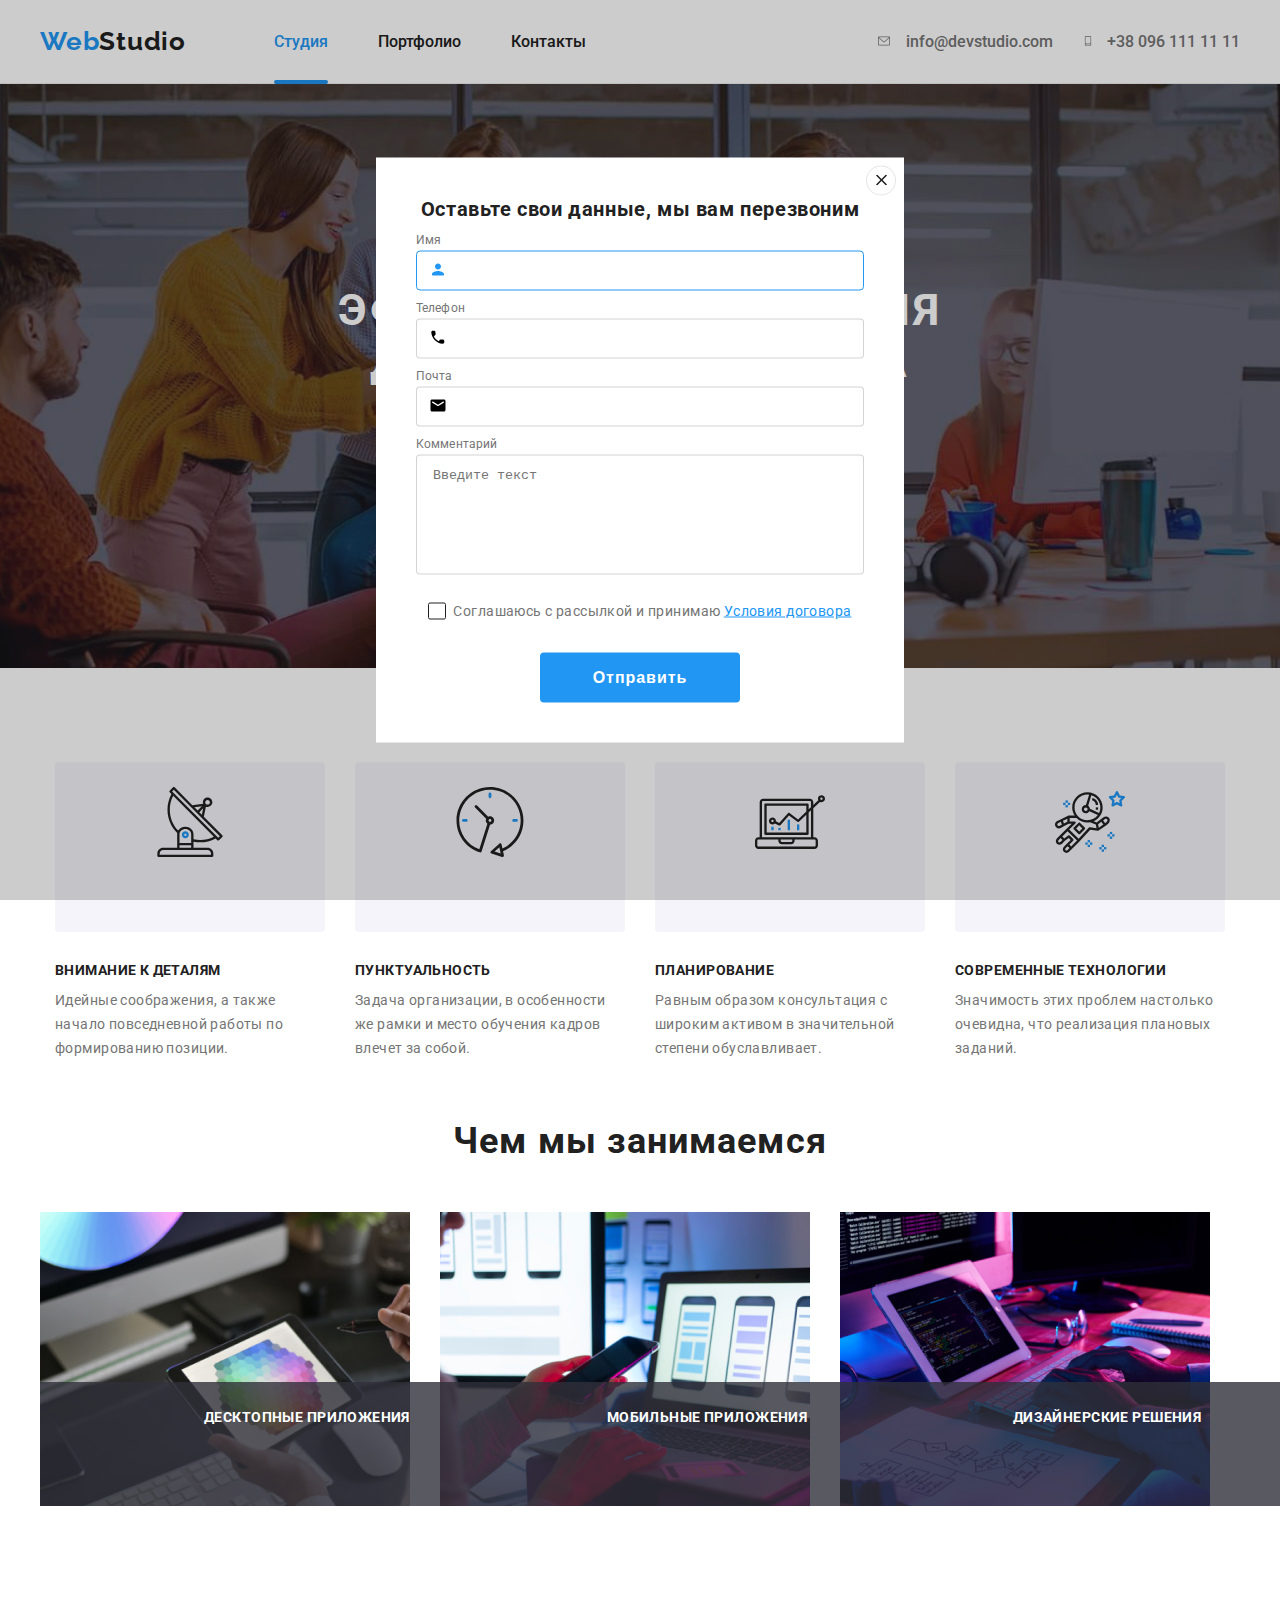
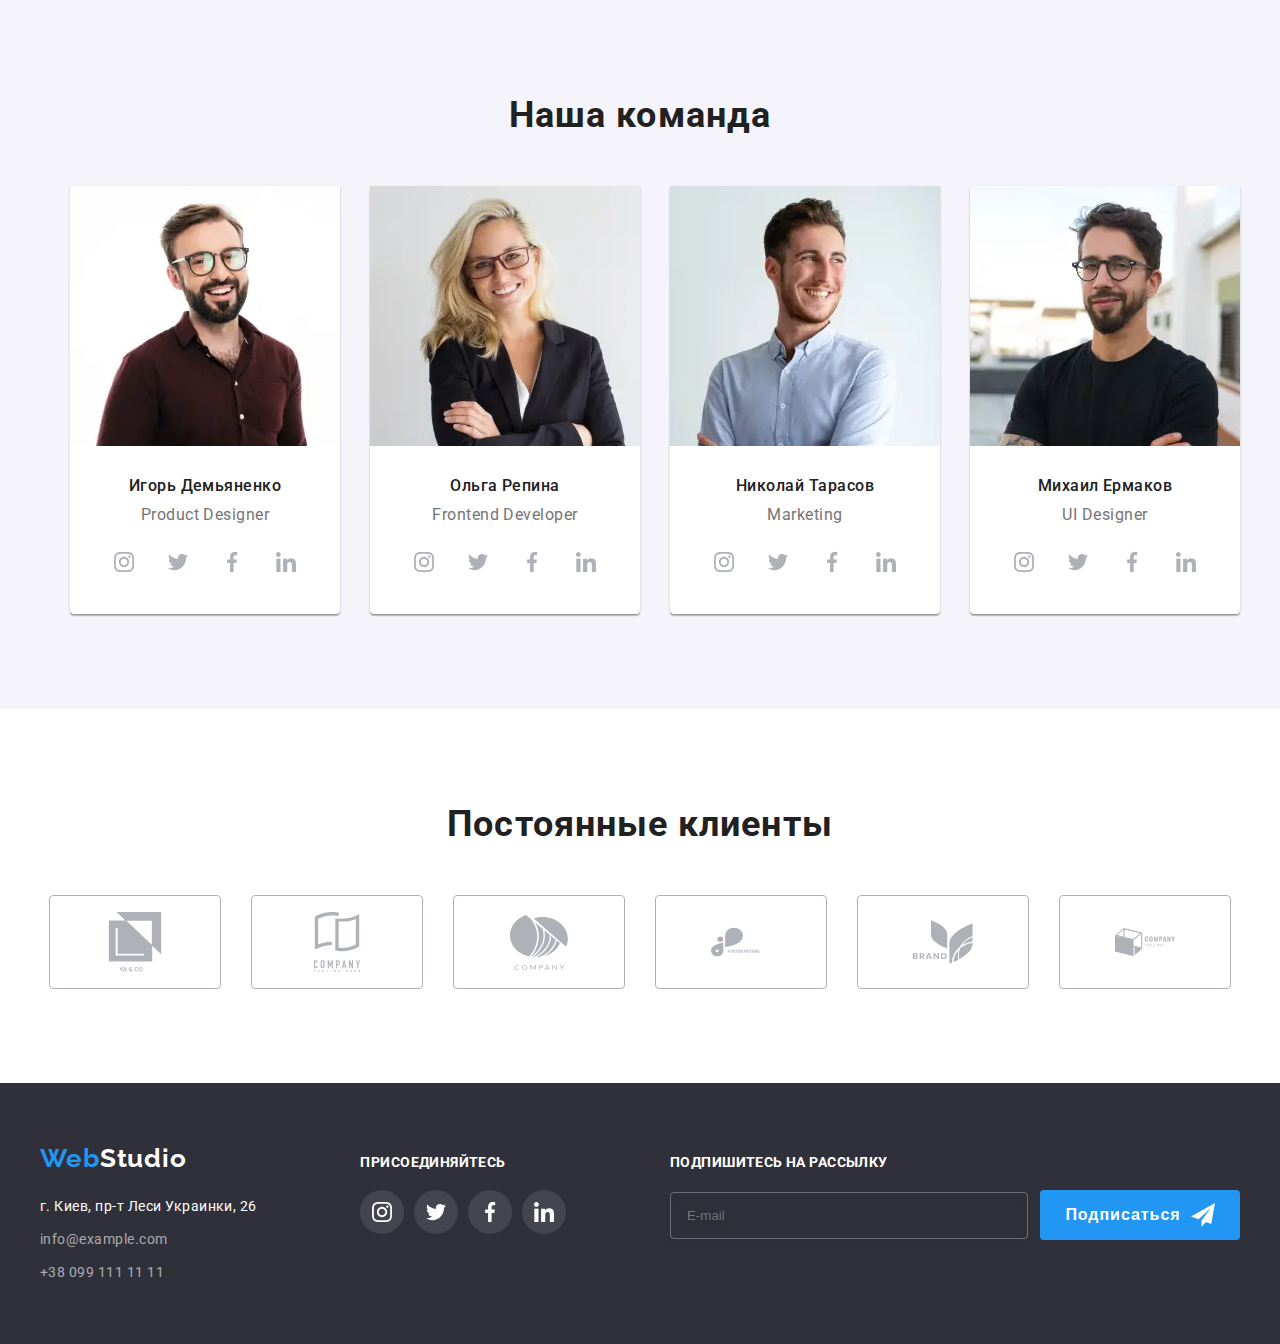
<file: index.html>
<!DOCTYPE html>
<html lang="ru">
  <head>
    <meta charset="UTF-8" />
    <meta http-equiv="X-UA-Compatible" content="IE=edge" />
    <meta name="viewport" content="width=h, initial-scale=1.0" />
    <title>Document</title>
    <link rel="preconnect" href="https://fonts.googleapis.com">
    <link rel="preconnect" href="https://fonts.gstatic.com" crossorigin>
    <link href="https://fonts.googleapis.com/css2?family=Raleway:wght@700&family=Roboto:wght@400;500;700;900&display=swap" rel="stylesheet">
    <link rel="stylesheet" href="https://cdnjs.cloudflare.com/ajax/libs/modern-normalize/1.1.0/modern-normalize.min.css" integrity="sha512-wpPYUAdjBVSE4KJnH1VR1HeZfpl1ub8YT/NKx4PuQ5NmX2tKuGu6U/JRp5y+Y8XG2tV+wKQpNHVUX03MfMFn9Q==" crossorigin="anonymous" referrerpolicy="no-referrer" />
    <link rel="stylesheet" href="./css/main.min.css" />
  </head>
  <body>
    <header class="header">
      <div class="container container--flex">
        <nav class="header__navigation">
          <a href="/" class="logo logo--raleway logo--black"><span class="logo--blue logo--raleway">Web</span>Studio</a>
          <ul class="header__list-nav">
            <li class="header__item">
              <a class="header__item-link link header__item-link--ptop-pbot header__item-link--color-blue" href="/">Студия</a>
            </li>

            <li class="header__item">
              <a class="header__item-link link header__item-link--ptop-pbot" href="./portfolio.html">Портфолио</a>
            </li>

            <li class="header__item">
              <a class="header__item-link link header__item-link--ptop-pbot" href="/">Контакты</a></li>
          </ul>
        </nav>

        <button class="burger-btn" data-menu-open>
          <svg class="burder-btn__icon">
            <use href="./img/icons.svg#icon-menu"></use>
          </svg>
        </button>

        <ul class="header__contacts">

          <li class="header--mright header--mbot">
            <a class="header__contacts-link link header--contacts-link-ptop-pbot" href="mailto:info@devstudio.com">
              <svg class="header__icon-mail-tel" width="16" height="12">
                <use xlink:href="./img/icons.svg#icon-envelope"></use>
              </svg>
              info@devstudio.com</a>
          </li>

          <li class="">
            <a class="header__contacts-link link header--contacts-link-ptop-pbot" href="tel:+380961111111">
              <svg class="header__icon-mail-tel" width="10" height="12">
                <use xlink:href="./img/icons.svg#icon-smartphone"></use>
              </svg>
              +38 096 111 11 11</a>
          </li>

        </ul>
      </div>

      <div class="mobile-menu" data-menu>
        <div class="container mobile-menu_container">
          <button class="close-btn link" type="button" data-menu-close>
            <svg class="mobile-close-icon"><use xlink:href="./img/icons.svg#icon-close"></use></svg>
          </button>
          <ul class="mobile-menu__nav">
            <li class="mobile-menu__link-item"><a href="#" class="mobile-menu__link link header__item-link--color-blue">Студия</a></li>
            <li class="mobile-menu__link-item"><a href="./portfolio.html" class="mobile-menu__link link">Портфолио</a></li>
            <li class="mobile-menu__link-item"><a href="" class="mobile-menu__link link">Контакты</a></li>
          </ul>

          <ul class="mobile-menu__contacts">
            <li class="mobile-menu__contacts-link-tel-item"><a href="" class="mobile-menu__contacts-link-tel link">+38 096 111 11 11</a></li>
            <li class="mobile-menu__contacts-link-item"><a href="" class="mobile-menu__contacts-link-mail link">info@devstudio.com</a></li>
          </ul>

          <ul class="mobile-menu__social">
            <li class="mobile-menu_social-link-item"><a href="" class="mobile-menu__social-link link">Instagram</a></li>
            <li class="mobile-menu_social-link-item"><a href="" class="mobile-menu__social-link link">Twitter</a></li>
            <li class="mobile-menu_social-link-item"><a href="" class="mobile-menu__social-link link">Facebook</a></li>
            <li class="mobile-menu_social-link-item"><a href="" class="mobile-menu__social-link link">LinkedIn</a></li>
          </ul>
        </div>
      </div>
    </header>

    <main>
      <section class="hero hero--ptop-pbot">
        <div class="container">
          <h1 class="hero-text">Эффективные решения для вашего бизнеса</h1>
          <button class="modal-button" type="button" data-modal-open>
            <span class="text-button">Заказать услугу</span>
          </button>
        </div>
      </section>

      <section class="main-quality">
        <div class="container">
          <ul class="quality">
            <li class="quality-box">
              <div class="quality-box-icon"> 
                <svg class="icon-quality" width="70" height="70"><use xlink:href="./img/icons.svg#icon-antenna-1"></use></svg>
              </div>
              <h3 class="quality-name">Внимание к деталям</h3>
              <p class="quality-text">
                Идейные соображения, а также начало повседневной работы по
                формированию позиции.
              </p>
            </li>

            <li class="quality-box">
              <div class="quality-box-icon">
                <svg class="icon-quality" width="70" height="70"><use xlink:href="./img/icons.svg#icon-clock-1"></use></svg>
              </div>
              <h3 class="quality-name">Пунктуальность</h3>
              <p class="quality-text">
                Задача организации, в особенности же рамки и место обучения кадров
                влечет за собой.
              </p>
            </li>

            <li class="quality-box">
              <div class="quality-box-icon">
                <svg class="icon-quality" width="70" height="70"><use xlink:href="./img/icons.svg#icon-diagram-1"></use></svg>
              </div>
              <h3 class="quality-name">Планирование</h3>
              <p class="quality-text">
                Равным образом консультация с широким активом в значительной
                степени обуславливает.
              </p>
            </li>

            <li class="quality-box">
              <div class="quality-box-icon">
                <svg class="icon-quality" width="70" height="70"><use xlink:href="./img/icons.svg#icon-astronaut-1"></use></svg>
              </div>
              <h3 class="quality-name">Современные технологии</h3>
              <p class="quality-text">
                Значимость этих проблем настолько очевидна, что реализация
                плановых заданий.
              </p>
            </li>
          </ul>
        </div>
      </section>

      <section class="doing">
        <div class="container">
          <h2 class="doing-text">Чем мы занимаемся</h2>
          <ul class="doing-pic">
            <li class="doing-img">
              <div class="doing-cont">
                
                <picture>
                  <source srcset="./img/occupation/occupation.jpg 1x, ./img/occupation/occupation@2x.jpg 2x" media="(min-width: 1200px)" type="image/jpg"/>
                  <source srcset="./img/occupation/occupation.webp 1x, ./img/occupation/occupation@2x.webp 2x" media="(min-width: 1200px)" type="image/webp"/>
                  <img src="#" alt="">
                </picture>

                <p class="doing-text-cont">Десктопные приложения</p>
              </div>
            </li>

            <li class="doing-img">
              <div class="doing-cont">
                
                <picture>
                  <source srcset="./img/occupation/occupation1.jpg 1x, ./img/occupation/occupation1@2x.jpg 2x" media="(min-width: 1200px)" type="image/jpg"/>
                  <source srcset="./img/occupation/occupation1.webp 1x, ./img/occupation/occupation1@2x.webp 2x" media="(min-width: 1200px)" type="image/webp"/>
                  <img src="#" alt="">
                </picture>

                <p class="doing-text-cont">Мобильные приложения</p>
              </div>
            </li>
            
            <li class="doing-img">
              <div class="doing-cont">
                
                <picture>
                  <source srcset="./img/occupation/occupation2.jpg 1x, ./img/occupation/occupation2@2x.jpg 2x" media="(min-width: 1200px)" type="image/jpg"/>
                  <source srcset="./img/occupation/occupation2.webp 1x, ./img/occupation/occupation2@2x.webp 2x" media="(min-width: 1200px)" type="image/webp"/>
                  <img src="#" alt="">
                </picture>

                <p class="doing-text-cont">Дизайнерские решения</p>
              </div>
            </li>
          </ul>
        </div>
      </section>

      <section class="team">
        <div class="container">
          <h2 class="team__title">Наша команда</h2>
          <ul class="team__item-list">
            <li class="team__item">
              <picture>
                <source srcset="./img/team/igor/igor.webp 1x, ./img/team/igor/igor@2x.webp 2x" media="(min-width: 1200px)" type="image/webp"/>    <!-- desktop-->
                <source srcset="./img/team/igor/igor.jpg 1x, ./img/team/igor/igor@2x.jpg 2x" media="(min-width: 1200px)" type="image/jpg"/>       <!-- desktop-->
                <source srcset="./img/team/igor/igor1.webp 1x, ./img/team/igor/igor1@2x.webp 2x" media="(max-width: 767px)" type="image/webp"/>     <!-- mobile-->
                <source srcset="./img/team/igor/igor1.jpg 1x, ./img/team/igor/igor1@2x.jpg 2x" media="(max-width: 767px)" type="image/jpg"/>        <!-- mobile-->
                <source srcset="./img/team/igor/igor2.webp 1x, ./img/team/igor/igor2@2x.webp 2x" media="(min-width: 768px)" type="image/webp"/>       <!--tablet-->
                <source srcset="./img/team/igor/igor2.jpg 1x, ./img/team/igor/igor2@2x.jpg 2x" media="(min-width: 768px)" type="image/jpg"/>          <!--tablet-->
                <img src="#" alt="">
              </picture>
              <div class="team__info-list">
                <h3 class="team__name">Игорь Демьяненко</h3>
                <p class="team__profession">Product Designer</p>
                <ul class="team__social-list">
                  <li class="team__item-social-list">
                    <a href="" class="team__icon-border">
                      <svg class="team__social-icon" width="20" height="20">
                        <use xlink:href="./img/icons.svg#icon-instagram-2"></use>
                      </svg>
                    </a>
                  </li>

                  <li class="team__item-social-list">
                    <a href="" class="team__icon-border">
                      <svg class="team__social-icon" width="20" height="20">
                        <use xlink:href="./img/icons.svg#icon-twitter-1"></use>
                      </svg>
                    </a>
                  </li>
                  <li class="team__item-social-list">
                    <a href="" class="team__icon-border">
                      <svg class="team__social-icon" width="20" height="20">
                        <use xlink:href="./img/icons.svg#icon-facebook-1"></use>
                      </svg>
                    </a>
                  </li>
                  <li>
                    <a href="" class="team__icon-border">
                      <svg class="team__social-icon" width="20" height="20">
                        <use xlink:href="./img/icons.svg#icon-linkedin-1"></use>
                      </svg>
                    </a>
                  </li>
                </ul>
              </div>

            </li>

            <li class="team__item">
              <picture>
                <source srcset="./img/team/olga/olga.webp 1x, ./img/team/olga/olga@2x.webp 2x" media="(min-width: 1200px)" type="image/webp"/>    <!-- desktop-->
                <source srcset="./img/team/olga/olga.jpg 1x, ./img/team/olga/olga@2x.jpg 2x" media="(min-width: 1200px)" type="image/jpg"/>       <!-- desktop-->
                <source srcset="./img/team/olga/olga1.webp 1x, ./img/team/olga/olga1@2x.webp 2x" media="(max-width: 767px)" type="image/webp"/>     <!-- mobile-->
                <source srcset="./img/team/olga/olga1.jpg 1x, ./img/team/olga/olga1@2x.jpg 2x" media="(max-width: 767px)" type="image/jpg"/>        <!-- mobile-->
                <source srcset="./img/team/olga/olga2.webp 1x, ./img/team/olga/olga2@2x.webp 2x" media="(min-width: 768px)" type="image/webp"/>       <!--tablet-->
                <source srcset="./img/team/olga/olga2.jpg 1x, ./img/team/olga/olga2@2x.jpg 2x" media="(min-width: 768px)" type="image/jpg"/>          <!--tablet-->
                <img src="#" alt="">
              </picture>
              <div class="team__info-list">
                <h3 class="team__name">Ольга Репина</h3>
                <p class="team__profession">Frontend Developer</p>
                <ul class="team__social-list">
                  <li class="team__item-social-list">
                    <a href="" class="team__icon-border">
                      <svg class="team__social-icon" width="20" height="20">
                        <use xlink:href="./img/icons.svg#icon-instagram-2"></use>
                      </svg>
                    </a>
                  </li>

                  <li class="team__item-social-list">
                    <a href="" class="team__icon-border">
                      <svg class="team__social-icon" width="20" height="20">
                        <use xlink:href="./img/icons.svg#icon-twitter-1"></use>
                      </svg>
                    </a>
                  </li>
                  <li class="team__item-social-list">
                    <a href="" class="team__icon-border">
                      <svg class="team__social-icon" width="20" height="20">
                        <use xlink:href="./img/icons.svg#icon-facebook-1"></use>
                      </svg>
                    </a>
                  </li>
                  <li>
                    <a href="" class="team__icon-border">
                      <svg class="team__social-icon" width="20" height="20">
                        <use xlink:href="./img/icons.svg#icon-linkedin-1"></use>
                      </svg>
                    </a>
                  </li>
                </ul>
              </div>
            </li>


            <li class="team__item">
              <picture>
                <source srcset="./img/team/nicolai/nicolai.webp 1x, ./img/team/nicolai/nicolai@2x.webp 2x" media="(min-width: 1200px)" type="image/webp">    <!-- desktop-->
                <source srcset="./img/team/nicolai/nicolai.jpg 1x, ./img/team/nicolai/nicolai@2x.jpg 2x" media="(min-width: 1200px)" type="image/jpg">       <!-- desktop-->
                <source srcset="./img/team/nicolai/nicolai1.webp 1x, ./img/team/nicolai/nicolai1@2x.webp 2x" media="(max-width: 767px)" type="image/webp">     <!-- mobile-->
                <source srcset="./img/team/nicolai/nicolai1.jpg 1x, ./img/team/nicolai/nicolai1@2x.jpg 2x" media="(max-width: 767px)" type="image/jpg">        <!-- mobile-->
                <source srcset="./img/team/nicolai/nicolai2.webp 1x, ./img/team/nicolai/nicolai2@2x.webp 2x" media="(min-width: 768px)" type="image/webp">       <!--tablet-->
                <source srcset="./img/team/nicolai/nicolai2.jpg 1x, ./img/team/nicolai/nicolai2@2x.jpg 2x" media="(min-width: 768px)" type="image/jpg">          <!--tablet-->
                <img src="#" alt="">
              </picture>
              <div class="team__info-list">
                <h3 class="team__name">Николай Тарасов</h3>
                <p class="team__profession">Marketing</p>
                <ul class="team__social-list">
                  <li class="team__item-social-list">
                    <a href="" class="team__icon-border">
                      <svg class="team__social-icon" width="20" height="20">
                        <use xlink:href="./img/icons.svg#icon-instagram-2"></use>
                      </svg>
                    </a>
                  </li>

                  <li class="team__item-social-list">
                    <a href="" class="team__icon-border">
                      <svg class="team__social-icon" width="20" height="20">
                        <use xlink:href="./img/icons.svg#icon-twitter-1"></use>
                      </svg>
                    </a>
                  </li>
                  <li class="team__item-social-list">
                    <a href="" class="team__icon-border">
                      <svg class="team__social-icon" width="20" height="20">
                        <use xlink:href="./img/icons.svg#icon-facebook-1"></use>
                      </svg>
                    </a>
                  </li>
                  <li>
                    <a href="" class="team__icon-border">
                      <svg class="team__social-icon" width="20" height="20">
                        <use xlink:href="./img/icons.svg#icon-linkedin-1"></use>
                      </svg>
                    </a>
                  </li>
                </ul>
              </div>

            </li>

            <li class="team__item">
              <picture>
                <source srcset="./img/team/mihail/mihail.webp 1x, ./img/team/mihail/mihail@2x.webp 2x" media="(min-width: 1200px)" type="image/webp">    <!-- desktop-->
                <source srcset="./img/team/mihail/mihail.jpg 1x, ./img/team/mihail/mihail@2x.jpg 2x" media="(min-width: 1200px)" type="image/jpg">       <!-- desktop-->
                <source srcset="./img/team/mihail/mihail1.webp 1x, ./img/team/mihail/mihail1@2x.webp 2x" media="(max-width: 767px)" type="image/webp">     <!-- mobile-->
                <source srcset="./img/team/mihail/mihail1.jpg 1x, ./img/team/mihail/mihail1@2x.jpg 2x" media="(max-width: 767px)" type="image/jpg">        <!-- mobile-->
                <source srcset="./img/team/mihail/mihail2.webp 1x, ./img/team/mihail/mihail2@2x.webp 2x" media="(min-width: 768px)" type="image/webp">       <!--tablet-->
                <source srcset="./img/team/mihail/mihail2.jpg 1x, ./img/team/mihail/mihail2@2x.jpg 2x" media="(min-width: 768px)" type="image/jpg">          <!--tablet-->
                <img src="#" alt="">
              </picture>
              <div class="team__info-list">
                <h3 class="team__name">Михаил Ермаков</h3>
                <p class="team__profession">UI Designer</p>
                <ul class="team__social-list">
                  <li class="team__item-social-list">
                    <a href="" class="team__icon-border">
                      <svg class="team__social-icon" width="20" height="20">
                        <use xlink:href="./img/icons.svg#icon-instagram-2"></use>
                      </svg>
                    </a>
                  </li>

                  <li class="team__item-social-list">
                    <a href="" class="team__icon-border">
                      <svg class="team__social-icon" width="20" height="20">
                        <use xlink:href="./img/icons.svg#icon-twitter-1"></use>
                      </svg>
                    </a>
                  </li>
                  <li class="team__item-social-list">
                    <a href="" class="team__icon-border">
                      <svg class="team__social-icon" width="20" height="20">
                        <use xlink:href="./img/icons.svg#icon-facebook-1"></use>
                      </svg>
                    </a>
                  </li>
                  <li>
                    <a href="" class="team__icon-border">
                      <svg class="team__social-icon" width="20" height="20">
                        <use xlink:href="./img/icons.svg#icon-linkedin-1"></use>
                      </svg>
                    </a>
                  </li>
                </ul>
              </div>

            </li>
          </ul>
        </div>
      </section>

      <section class="clients">
        <div class="container">
          <h3 class="my-clients">Постоянные клиенты</h3>
          <ul class="clients-cont-icon">
            <li class="clients-icon-box"><a href="" class="clients-icon-link"><svg width="106" height="60" class="clients-icon"><use xlink:href="./img/icons.svg#icon-group"></use></svg></a></li>
            <li class="clients-icon-box"><a href="" class="clients-icon-link"><svg width="106" height="60" class="clients-icon"><use xlink:href="./img/icons.svg#icon-group-1"></use></svg></a></li>
            <li class="clients-icon-box"><a href="" class="clients-icon-link"><svg width="106" height="60" class="clients-icon"><use xlink:href="./img/icons.svg#icon-group-2"></use></svg></a></li>
            <li class="clients-icon-box"><a href="" class="clients-icon-link"><svg width="106" height="60" class="clients-icon"><use xlink:href="./img/icons.svg#icon-group-3"></use></svg></a></li>
            <li class="clients-icon-box"><a href="" class="clients-icon-link"><svg width="106" height="60" class="clients-icon"><use xlink:href="./img/icons.svg#icon-group-4"></use></svg></a></li>
            <li class="clients-icon-box"><a href="" class="clients-icon-link"><svg width="106" height="60" class="clients-icon"><use xlink:href="./img/icons.svg#icon-group-5"></use></svg></a></li>
          </ul>
        </div>
      </section>
    </main>

    <footer class="footer">
      <div class="container footer-cont">
        <div class="footer-nav-cont">
            <a href="/" class=" footer-logo logo logo--raleway logo--white"><span class="logo--blue logo--raleway">Web</span>Studio</a>
          <address class="address">
            <ul class="address-container">
              <li class="footer-item">
                <a class="link location" href="">г. Киев, пр-т Леси Украинки, 26</a>
              </li>
              <li class="footer-item">
                <a class="link address-mail" href="">info@example.com</a>
              </li>
              <li class="footer-item">
                <a class="link address-tel" href="">+38 099 111 11 11</a>
              </li>
            </ul>
          </address>
        </div>

        <div class="my-social-link">
          <p class="sosial-text">Присоединяйтесь</p>
          <ul class="footer-cont-icon">
            <li class="footer-item-icon">
              <a href="" class="footer-icon-border">
                <svg class="footer-team-icon" width="20" height="20"><use xlink:href="./img/icons.svg#icon-instagram-2"></use></svg>
              </a>
            </li>
            <li class="footer-item-icon">
              <a href="" class="footer-icon-border">
                <svg class="footer-team-icon" width="20" height="20"><use xlink:href="./img/icons.svg#icon-twitter-1"></use></svg>
              </a>
            </li>
            <li class="footer-item-icon">
              <a href="" class="footer-icon-border">
                <svg class="footer-team-icon" width="20" height="20"><use xlink:href="./img/icons.svg#icon-facebook-1"></use></svg>
              </a>
            </li>
            <li class="footer-item-icon">
              <a href="" class="footer-icon-border">
                <svg class="footer-team-icon" width="20" height="20"><use xlink:href="./img/icons.svg#icon-linkedin-1"></use></svg>
              </a>
            </li>
          </ul>
        </div>

        <form class="footer-form">
          <p class="sosial-text">Подпишитесь на рассылку</p>
          <div class="footer-form-cont">
            <input class="footer-form-input" type="email" placeholder="E-mail" required name="e-mail" minlength="5" pattern="[a-zA-Zа-яёА-ЯЁ0-9]+">
            <button type="submit" class="modal-button text-button">
              <span class="button-cont">
                Подписаться
                <svg width="24px" height="24px" class="icon-icon-send"><use xlink:href="./img/icons.svg#icon-icon-send"></use></svg>
              </span>
            </button>
          </div>
        </form>
      </div>
    </footer>

    <div class="backdrop " data-modal>
      <div class="modal">
        <button type="button" data-modal-close class=" data-modal-close close-btn-modal-window">
          <svg class="icon-close"><use xlink:href="./img/icons.svg#icon-close"></use></svg>
        </button>
        <form class="form">
          <p class="form-text">Оставьте свои данные, мы вам перезвоним</p>
          <div class="form-cont">
            <ul class="form-cont-box">
              <li class="form-item-margin">
                <label class="label-name-for-input">Имя</label>
                  <span class="form-cont-box-item">
                    <input class="form-input" type="text" name="name" required pattern="[a-zA-Zа-яёА-ЯЁ]+" minlength="2" title="" autofocus >
                    <svg class="input-icon"><use xlink:href="./img/icons.svg#icon-person-black-18dp-1"></use></svg>
                  </span>
              </li> 
              <li class="form-item-margin">
                <label class="label-name-for-input">Телефон</label>
                  <span class="form-cont-box-item">
                    <input class="form-input" type="tel" name="tel" required pattern="[0-9+]+" maxlength="14" title="" >
                    <svg class="input-icon"><use xlink:href="./img/icons.svg#icon-phone-black-18dp-1"></use></svg>
                  </span>
              </li>
              <li class="form-item-margin">
                <label class="label-name-for-input">Почта</label>
                  <span class="form-cont-box-item">
                    <input class="form-input" type="email" name="email" required minlength="2" title="" >
                    <svg class="input-icon"><use xlink:href="./img/icons.svg#icon-email-black-18dp-1"></use></svg>
                  </span>
              </li>
            
              <li>
                <span class="form-cont-box-item">
                  <label class="label-name-for-input">Комментарий</label>
                  <textarea class="textarea" placeholder="Введите текст" ></textarea>
                </span>
              </li>
            </ul>
          </div>

          <div class="form-checkbox-accept">
            <input class="visually-hidden form-checkbox" type="checkbox" name="checkbox" id="accept-checkbox">
            <label for="accept-checkbox" class="text-accept">Соглашаюсь с рассылкой и принимаю&nbsp;<a class="text-accept-link" href="">Условия договора</a></label>
          </div>
          <button class="modal-button" type="submit"><span class="text-button">Отправить</span></button>
        </form>
      </div>
    </div>
    <script src="./js/modal.js"></script>
    <script src="./js/menu.js"></script>
  </body>
</html>
</file>
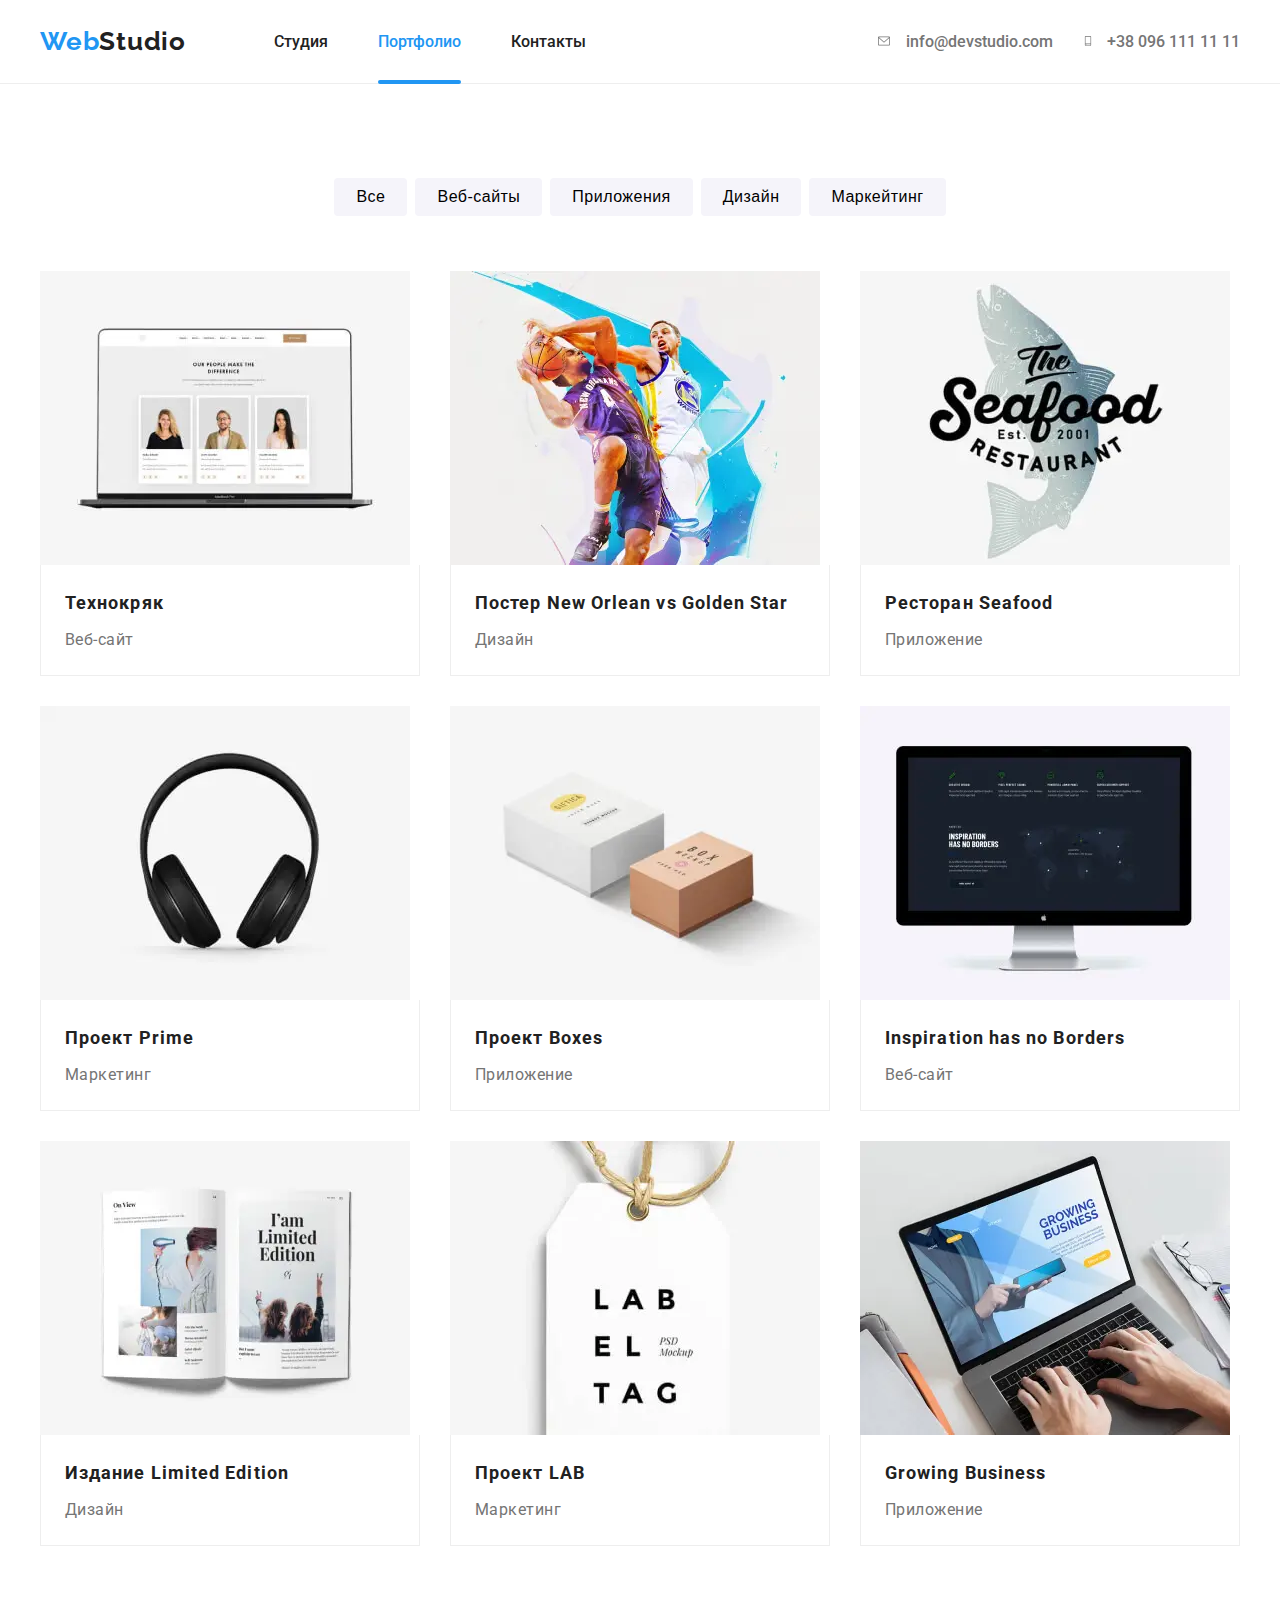
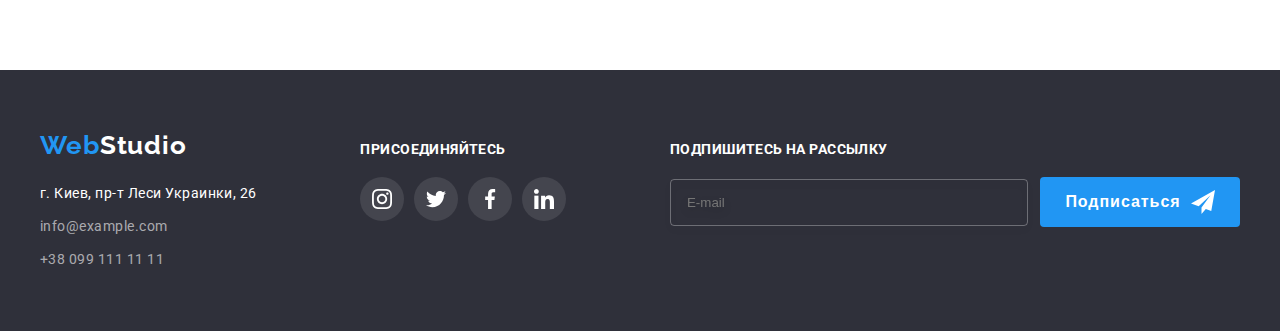
<file: portfolio.html>
<!DOCTYPE html>
<html lang="en">
  <head>
    <meta charset="UTF-8" />
    <meta http-equiv="X-UA-Compatible" content="IE=edge" />
    <meta name="viewport" content="width=h, initial-scale=1.0" />
    <title>Document</title>
    <link rel="preconnect" href="https://fonts.googleapis.com" />
    <link rel="preconnect" href="https://fonts.gstatic.com" crossorigin />
    <link
      href="https://fonts.googleapis.com/css2?family=Raleway:wght@700&family=Roboto:wght@400;500;700;900&display=swap"
      rel="stylesheet"
    />
    <link
      rel="stylesheet"
      href="https://cdnjs.cloudflare.com/ajax/libs/modern-normalize/1.1.0/modern-normalize.min.css"
      integrity="sha512-wpPYUAdjBVSE4KJnH1VR1HeZfpl1ub8YT/NKx4PuQ5NmX2tKuGu6U/JRp5y+Y8XG2tV+wKQpNHVUX03MfMFn9Q=="
      crossorigin="anonymous"
      referrerpolicy="no-referrer"
    />
    <link rel="stylesheet" href="./css/portfolio.min.css" />
  </head>
  <body>
    <header class="header">
      <div class="container container--flex">
        <nav class="header__navigation">
          <a href="/" class="logo logo--raleway logo--black"
            ><span class="logo--blue logo--raleway">Web</span>Studio</a
          >
          <ul class="header__list-nav">
            <li class="header__item">
              <a
                class="header__item-link link header__item-link--ptop-pbot"
                href="./index.html"
                >Студия</a
              >
            </li>

            <li class="header__item">
              <a
                class="
                  header__item-link
                  link
                  header__item-link--ptop-pbot header__item-link--color-blue
                "
                href="./portfolio.html"
                >Портфолио</a
              >
            </li>

            <li class="header__item">
              <a
                class="header__item-link link header__item-link--ptop-pbot"
                href="/"
                >Контакты</a
              >
            </li>
          </ul>
        </nav>

        <button class="burger-btn" data-menu-open>
          <svg class="burder-btn__icon">
            <use href="./img/icons.svg#icon-menu"></use>
          </svg>
        </button>

        <ul class="header__contacts">
          <li class="header--mright header--mbot">
            <a
              class="header__contacts-link link header--contacts-link-ptop-pbot"
              href="mailto:info@devstudio.com"
            >
              <svg class="header__icon-mail-tel" width="16" height="12">
                <use xlink:href="./img/icons.svg#icon-envelope"></use>
              </svg>
              info@devstudio.com</a
            >
          </li>

          <li class="">
            <a
              class="header__contacts-link link header--contacts-link-ptop-pbot"
              href="tel:+380961111111"
            >
              <svg class="header__icon-mail-tel" width="10" height="12">
                <use xlink:href="./img/icons.svg#icon-smartphone"></use>
              </svg>
              +38 096 111 11 11</a
            >
          </li>
        </ul>
      </div>

      <div class="mobile-menu" data-menu>
        <div class="container mobile-menu_container">
          <button class="close-btn link" type="button" data-menu-close>
            <svg class="mobile-close-icon">
              <use xlink:href="./img/icons.svg#icon-close"></use>
            </svg>
          </button>
          <ul class="mobile-menu__nav">
            <li class="mobile-menu__link-item">
              <a href="./index.html" class="mobile-menu__link link">Студия</a>
            </li>
            <li class="mobile-menu__link-item">
              <a href="#" class="mobile-menu__link link header__item-link--color-blue">Портфолио</a>
            </li>
            <li class="mobile-menu__link-item">
              <a href="" class="mobile-menu__link link">Контакты</a>
            </li>
          </ul>

          <ul class="mobile-menu__contacts">
            <li class="mobile-menu__contacts-link-tel-item">
              <a href="" class="mobile-menu__contacts-link-tel link"
                >+38 096 111 11 11</a
              >
            </li>
            <li class="mobile-menu__contacts-link-item">
              <a href="" class="mobile-menu__contacts-link-mail link"
                >info@devstudio.com</a
              >
            </li>
          </ul>

          <ul class="mobile-menu__social">
            <li class="mobile-menu_social-link-item">
              <a href="" class="mobile-menu__social-link link">Instagram</a>
            </li>
            <li class="mobile-menu_social-link-item">
              <a href="" class="mobile-menu__social-link link">Twitter</a>
            </li>
            <li class="mobile-menu_social-link-item">
              <a href="" class="mobile-menu__social-link link">Facebook</a>
            </li>
            <li class="mobile-menu_social-link-item">
              <a href="" class="mobile-menu__social-link link">LinkedIn</a>
            </li>
          </ul>
        </div>
      </div>
    </header>

    <main>
      <section class="main">
        <div class="container">
          <ul class="container-button">
            <li class="btn-item">
              <button class="button" type="button">Все</button>
            </li>
            <li class="btn-item">
              <button class="button" type="button">Веб-сайты</button>
            </li>
            <li class="btn-item">
              <button class="button" type="button">Приложения</button>
            </li>
            <li class="btn-item">
              <button class="button" type="button">Дизайн</button>
            </li>
            <li class="btn-item">
              <button class="button" type="button">Маркейтинг</button>
            </li>
          </ul>

          <ul class="container-project">
            <li class="project">
              <a href="" class="window-text-pic">
                <div class="window-text-pic-card">
                  <picture>
                    <source srcset="./img/portfolio-img/portfolio/tehnocreac/tehnocreac.webp 1x, ./img/portfolio-img/portfolio/tehnocreac/tehnocreac@2x.webp 2x" media="(min-width: 1200px)" type="image/webp">    <!-- desktop-->
                    <source srcset="./img/portfolio-img/portfolio/tehnocreac/tehnocreac.jpg 1x, ./img/portfolio-img/portfolio/tehnocreac/tehnocreac@2x.jpg 2x" media="(min-width: 1200px)" type="image/jpg">       <!-- desktop-->
                    <source srcset="./img/portfolio-img/portfolio/tehnocreac/tehnocreac1.webp 1x, ./img/portfolio-img/portfolio/tehnocreac/tehnocreac1@2x.webp 2x" media="(max-width: 767px)" type="image/webp">     <!-- mobile-->
                    <source srcset="./img/portfolio-img/portfolio/tehnocreac/tehnocreac1.jpg 1x, ./img/portfolio-img/portfolio/tehnocreac/tehnocreac1@2x.jpg 2x" media="(max-width: 767px)" type="image/jpg">        <!-- mobile-->
                    <source srcset="./img/portfolio-img/portfolio/tehnocreac/tehnocreac2.webp 1x, ./img/portfolio-img/portfolio/tehnocreac/tehnocreac2@2x.webp 2x" media="(min-width: 768px)" type="image/webp">       <!--tablet-->
                    <source srcset="./img/portfolio-img/portfolio/tehnocreac/tehnocreac2.jpg 1x, ./img/portfolio-img/portfolio/tehnocreac/tehnocreac2@2x.jpg 2x" media="(min-width: 768px)" type="image/jpg">          <!--tablet-->
                    <img src="#" alt="">
                  </picture>
                  <p class="window-text">
                    Технокряк это современная площадка распространения
                    коронавируса. Компании используют эту платформу для
                    цифрового шпионажа и атак на защищённые сервера конкурентов.
                  </p>
                </div>
                <div class="text-project-box">
                  <h3 class="project-name">Технокряк</h3>
                  <p class="project-text">Веб-сайт</p>
                </div>
              </a>
            </li>

            <li class="project">
              <a href="" class="window-text-pic">
                <div class="window-text-pic-card">
                  <picture>
                    <source srcset="./img/portfolio-img/portfolio/new-orlean/new-orlean.webp 1x, ./img/portfolio-img/portfolio/new-orlean/new-orlean@2x.webp 2x" media="(min-width: 1200px)" type="image/webp">    <!-- desktop-->
                    <source srcset="./img/portfolio-img/portfolio/new-orlean/new-orlean.jpg 1x, ./img/portfolio-img/portfolio/new-orlean/new-orlean@2x.jpg 2x" media="(min-width: 1200px)" type="image/jpg">       <!-- desktop-->
                    <source srcset="./img/portfolio-img/portfolio/new-orlean/new-orlean1.webp 1x, ./img/portfolio-img/portfolio/new-orlean/new-orlean1@2x.webp 2x" media="(max-width: 767px)" type="image/webp">     <!-- mobile-->
                    <source srcset="./img/portfolio-img/portfolio/new-orlean/new-orlean1.jpg 1x, ./img/portfolio-img/portfolio/new-orlean/new-orlean1@2x.jpg 2x" media="(max-width: 767px)" type="image/jpg">        <!-- mobile-->
                    <source srcset="./img/portfolio-img/portfolio/new-orlean/new-orlean2.webp 1x, ./img/portfolio-img/portfolio/new-orlean/new-orlean2@2x.webp 2x" media="(min-width: 768px)" type="image/webp">       <!--tablet-->
                    <source srcset="./img/portfolio-img/portfolio/new-orlean/new-orlean2.jpg 1x, ./img/portfolio-img/portfolio/new-orlean/new-orlean2@2x.jpg 2x" media="(min-width: 768px)" type="image/jpg">          <!--tablet-->
                    <img src="#" alt="">
                  </picture>
                  <p class="window-text">
                    Технокряк это современная площадка распространения
                    коронавируса. Компании используют эту платформу для
                    цифрового шпионажа и атак на защищённые сервера конкурентов.
                  </p>
                </div>
                <div class="text-project-box">
                  <h3 class="project-name">Постер New Orlean vs Golden Star</h3>
                  <p class="project-text">Дизайн</p>
                </div>
              </a>
            </li>

            <li class="project">
              <a href="" class="window-text-pic">
                <div class="window-text-pic-card">
                  <picture>
                    <source srcset="./img/portfolio-img/portfolio/seafood/seafood.webp 1x, ./img/portfolio-img/portfolio/seafood/seafood@2x.webp 2x" media="(min-width: 1200px)" type="image/webp">    <!-- desktop-->
                    <source srcset="./img/portfolio-img/portfolio/seafood/seafood.jpg 1x, ./img/portfolio-img/portfolio/seafood/seafood@2x.jpg 2x" media="(min-width: 1200px)" type="image/jpg">       <!-- desktop-->
                    <source srcset="./img/portfolio-img/portfolio/seafood/seafood1.webp 1x, ./img/portfolio-img/portfolio/seafood/seafood1@2x.webp 2x" media="(max-width: 767px)" type="image/webp">     <!-- mobile-->
                    <source srcset="./img/portfolio-img/portfolio/seafood/seafood1.jpg 1x, ./img/portfolio-img/portfolio/seafood/seafood1@2x.jpg 2x" media="(max-width: 767px)" type="image/jpg">        <!-- mobile-->
                    <source srcset="./img/portfolio-img/portfolio/seafood/seafood2.webp 1x, ./img/portfolio-img/portfolio/seafood/seafood2@2x.webp 2x" media="(min-width: 768px)" type="image/webp">       <!--tablet-->
                    <source srcset="./img/portfolio-img/portfolio/seafood/seafood2.jpg 1x, ./img/portfolio-img/portfolio/seafood/seafood2@2x.jpg 2x" media="(min-width: 768px)" type="image/jpg">          <!--tablet-->
                    <img src="#" alt="">
                  </picture>
                  <p class="window-text">
                    Технокряк это современная площадка распространения
                    коронавируса. Компании используют эту платформу для
                    цифрового шпионажа и атак на защищённые сервера конкурентов.
                  </p>
                </div>
                <div class="text-project-box">
                  <h3 class="project-name">Ресторан Seafood</h3>
                  <p class="project-text">Приложение</p>
                </div>
              </a>
            </li>

            <li class="project">
              <a href="" class="window-text-pic">
                <div class="window-text-pic-card">
                  <picture>
                    <source srcset="./img/portfolio-img/portfolio/prime/prime.webp 1x, ./img/portfolio-img/portfolio/prime/prime@2x.webp 2x" media="(min-width: 1200px)" type="image/webp">    <!-- desktop-->
                    <source srcset="./img/portfolio-img/portfolio/prime/prime.jpg 1x, ./img/portfolio-img/portfolio/prime/prime@2x.jpg 2x" media="(min-width: 1200px)" type="image/jpg">       <!-- desktop-->
                    <source srcset="./img/portfolio-img/portfolio/prime/prime1.webp 1x, ./img/portfolio-img/portfolio/prime/prime1@2x.webp 2x" media="(max-width: 767px)" type="image/webp">     <!-- mobile-->
                    <source srcset="./img/portfolio-img/portfolio/prime/prime1.jpg 1x, ./img/portfolio-img/portfolio/prime/prime1@2x.jpg 2x" media="(max-width: 767px)" type="image/jpg">        <!-- mobile-->
                    <source srcset="./img/portfolio-img/portfolio/prime/prime2.webp 1x, ./img/portfolio-img/portfolio/prime/prime2@2x.webp 2x" media="(min-width: 768px)" type="image/webp">       <!--tablet-->
                    <source srcset="./img/portfolio-img/portfolio/prime/prime2.jpg 1x, ./img/portfolio-img/portfolio/prime/prime2@2x.jpg 2x" media="(min-width: 768px)" type="image/jpg">          <!--tablet-->
                    <img src="#" alt="">
                  </picture>
                  <p class="window-text">
                    Технокряк это современная площадка распространения
                    коронавируса. Компании используют эту платформу для
                    цифрового шпионажа и атак на защищённые сервера конкурентов.
                  </p>
                </div>
                <div class="text-project-box">
                  <h3 class="project-name">Проект Prime</h3>
                  <p class="project-text">Маркетинг</p>
                </div>
              </a>
            </li>

            <li class="project">
              <a href="" class="window-text-pic">
                <div class="window-text-pic-card">
                  <picture>
                    <source srcset="./img/portfolio-img/portfolio/boxes/boxes.webp 1x, ./img/portfolio-img/portfolio/boxes/boxes@2x.webp 2x" media="(min-width: 1200px)" type="image/webp">    <!-- desktop-->
                    <source srcset="./img/portfolio-img/portfolio/boxes/boxes.jpg 1x, ./img/portfolio-img/portfolio/boxes/boxes@2x.jpg 2x" media="(min-width: 1200px)" type="image/jpg">       <!-- desktop-->
                    <source srcset="./img/portfolio-img/portfolio/boxes/boxes1.webp 1x, ./img/portfolio-img/portfolio/boxes/boxes1@2x.webp 2x" media="(max-width: 767px)" type="image/webp">     <!-- mobile-->
                    <source srcset="./img/portfolio-img/portfolio/boxes/boxes1.jpg 1x, ./img/portfolio-img/portfolio/boxes/boxes1@2x.jpg 2x" media="(max-width: 767px)" type="image/jpg">        <!-- mobile-->
                    <source srcset="./img/portfolio-img/portfolio/boxes/boxes2.webp 1x, ./img/portfolio-img/portfolio/boxes/boxes2@2x.webp 2x" media="(min-width: 768px)" type="image/webp">       <!--tablet-->
                    <source srcset="./img/portfolio-img/portfolio/boxes/boxes2.jpg 1x, ./img/portfolio-img/portfolio/boxes/boxes2@2x.jpg 2x" media="(min-width: 768px)" type="image/jpg">          <!--tablet-->
                    <img src="#" alt="">
                  </picture>
                  <p class="window-text">
                    Технокряк это современная площадка распространения
                    коронавируса. Компании используют эту платформу для
                    цифрового шпионажа и атак на защищённые сервера конкурентов.
                  </p>
                </div>
                <div class="text-project-box">
                  <h3 class="project-name">Проект Boxes</h3>
                  <p class="project-text">Приложение</p>
                </div>
              </a>
            </li>

            <li class="project">
              <a href="" class="window-text-pic">
                <div class="window-text-pic-card">
                  <picture>
                    <source srcset="./img/portfolio-img/portfolio/noborders/noborders.webp 1x, ./img/portfolio-img/portfolio/noborders/noborders@2x.webp 2x" media="(min-width: 1200px)" type="image/webp">    <!-- desktop-->
                    <source srcset="./img/portfolio-img/portfolio/noborders/noborders.jpg 1x, ./img/portfolio-img/portfolio/noborders/noborders@2x.jpg 2x" media="(min-width: 1200px)" type="image/jpg">       <!-- desktop-->
                    <source srcset="./img/portfolio-img/portfolio/noborders/noborders1.webp 1x, ./img/portfolio-img/portfolio/noborders/noborders1@2x.webp 2x" media="(max-width: 767px)" type="image/webp">     <!-- mobile-->
                    <source srcset="./img/portfolio-img/portfolio/noborders/noborders1.jpg 1x, ./img/portfolio-img/portfolio/noborders/noborders1@2x.jpg 2x" media="(max-width: 767px)" type="image/jpg">        <!-- mobile-->
                    <source srcset="./img/portfolio-img/portfolio/noborders/noborders2.webp 1x, ./img/portfolio-img/portfolio/noborders/noborders2@2x.webp 2x" media="(min-width: 768px)" type="image/webp">       <!--tablet-->
                    <source srcset="./img/portfolio-img/portfolio/noborders/noborders2.jpg 1x, ./img/portfolio-img/portfolio/noborders/noborders2@2x.jpg 2x" media="(min-width: 768px)" type="image/jpg">          <!--tablet-->
                    <img src="#" alt="">
                  </picture>
                  <p class="window-text">
                    Технокряк это современная площадка распространения
                    коронавируса. Компании используют эту платформу для
                    цифрового шпионажа и атак на защищённые сервера конкурентов.
                  </p>
                </div>
                <div class="text-project-box">
                  <h3 class="project-name">Inspiration has no Borders</h3>
                  <p class="project-text">Веб-сайт</p>
                </div>
              </a>
            </li>

            <li class="project">
              <a href="" class="window-text-pic">
                <div class="window-text-pic-card">
                  <picture>
                    <source srcset="./img/portfolio-img/portfolio/limitededition/limitededition.webp 1x, ./img/portfolio-img/portfolio/limitededition/limitededition@2x.webp 2x" media="(min-width: 1200px)" type="image/webp">    <!-- desktop-->
                    <source srcset="./img/portfolio-img/portfolio/limitededition/limitededition.jpg 1x, ./img/portfolio-img/portfolio/limitededition/limitededition@2x.jpg 2x" media="(min-width: 1200px)" type="image/jpg">       <!-- desktop-->
                    <source srcset="./img/portfolio-img/portfolio/limitededition/limitededition1.webp 1x, ./img/portfolio-img/portfolio/limitededition/limitededition1@2x.webp 2x" media="(max-width: 767px)" type="image/webp">     <!-- mobile-->
                    <source srcset="./img/portfolio-img/portfolio/limitededition/limitededition1.jpg 1x, ./img/portfolio-img/portfolio/limitededition/limitededition1@2x.jpg 2x" media="(max-width: 767px)" type="image/jpg">        <!-- mobile-->
                    <source srcset="./img/portfolio-img/portfolio/limitededition/limitededition2.webp 1x, ./img/portfolio-img/portfolio/limitededition/limitededition2@2x.webp 2x" media="(min-width: 768px)" type="image/webp">       <!--tablet-->
                    <source srcset="./img/portfolio-img/portfolio/limitededition/limitededition2.jpg 1x, ./img/portfolio-img/portfolio/limitededition/limitededition2@2x.jpg 2x" media="(min-width: 768px)" type="image/jpg">          <!--tablet-->
                    <img src="#" alt="">
                  </picture>
                  <p class="window-text">
                    Технокряк это современная площадка распространения
                    коронавируса. Компании используют эту платформу для
                    цифрового шпионажа и атак на защищённые сервера конкурентов.
                  </p>
                </div>
                <div class="text-project-box">
                  <h3 class="project-name">Издание Limited Edition</h3>
                  <p class="project-text">Дизайн</p>
                </div>
              </a>
            </li>

            <li class="project">
              <a href="" class="window-text-pic">
                <div class="window-text-pic-card">
                  <picture>
                    <source srcset="./img/portfolio-img/portfolio/lab/lab.webp 1x, ./img/portfolio-img/portfolio/lab/lab@2x.webp 2x" media="(min-width: 1200px)" type="image/webp">    <!-- desktop-->
                    <source srcset="./img/portfolio-img/portfolio/lab/lab.jpg 1x, ./img/portfolio-img/portfolio/lab/lab@2x.jpg 2x" media="(min-width: 1200px)" type="image/jpg">       <!-- desktop-->
                    <source srcset="./img/portfolio-img/portfolio/lab/lab1.webp 1x, ./img/portfolio-img/portfolio/lab/lab1@2x.webp 2x" media="(max-width: 767px)" type="image/webp">     <!-- mobile-->
                    <source srcset="./img/portfolio-img/portfolio/lab/lab1.jpg 1x, ./img/portfolio-img/portfolio/lab/lab1@2x.jpg 2x" media="(max-width: 767px)" type="image/jpg">        <!-- mobile-->
                    <source srcset="./img/portfolio-img/portfolio/lab/lab2.webp 1x, ./img/portfolio-img/portfolio/lab/lab2@2x.webp 2x" media="(min-width: 768px)" type="image/webp">       <!--tablet-->
                    <source srcset="./img/portfolio-img/portfolio/lab/lab2.jpg 1x, ./img/portfolio-img/portfolio/lab/lab2@2x.jpg 2x" media="(min-width: 768px)" type="image/jpg">          <!--tablet-->
                    <img src="#" alt="">
                  </picture>
                  <p class="window-text">
                    Технокряк это современная площадка распространения
                    коронавируса. Компании используют эту платформу для
                    цифрового шпионажа и атак на защищённые сервера конкурентов.
                  </p>
                </div>
                <div class="text-project-box">
                  <h3 class="project-name">Проект LAB</h3>
                  <p class="project-text">Маркетинг</p>
                </div>
              </a>
            </li>

            <li class="project">
              <a href="" class="window-text-pic">
                <div class="window-text-pic-card">
                  <picture>
                    <source srcset="./img/portfolio-img/portfolio/business/business.webp 1x, ./img/portfolio-img/portfolio/business/business@2x.webp 2x" media="(min-width: 1200px)" type="image/webp">    <!-- desktop-->
                    <source srcset="./img/portfolio-img/portfolio/business/business.jpg 1x, ./img/portfolio-img/portfolio/business/business@2x.jpg 2x" media="(min-width: 1200px)" type="image/jpg">       <!-- desktop-->
                    <source srcset="./img/portfolio-img/portfolio/business/business1.webp 1x, ./img/portfolio-img/portfolio/business/business1@2x.webp 2x" media="(max-width: 767px)" type="image/webp">     <!-- mobile-->
                    <source srcset="./img/portfolio-img/portfolio/business/business1.jpg 1x, ./img/portfolio-img/portfolio/business/business1@2x.jpg 2x" media="(max-width: 767px)" type="image/jpg">        <!-- mobile-->
                    <source srcset="./img/portfolio-img/portfolio/business/business2.webp 1x, ./img/portfolio-img/portfolio/business/business2@2x.webp 2x" media="(min-width: 768px)" type="image/webp">       <!--tablet-->
                    <source srcset="./img/portfolio-img/portfolio/business/business2.jpg 1x, ./img/portfolio-img/portfolio/business/business2@2x.jpg 2x" media="(min-width: 768px)" type="image/jpg">          <!--tablet-->
                    <img src="#" alt="">
                  </picture>
                  <p class="window-text">
                    Технокряк это современная площадка распространения
                    коронавируса. Компании используют эту платформу для
                    цифрового шпионажа и атак на защищённые сервера конкурентов.
                  </p>
                </div>
                <div class="text-project-box">
                  <h3 class="project-name">Growing Business</h3>
                  <p class="project-text">Приложение</p>
                </div>
              </a>
            </li>
          </ul>
        </div>
      </section>
    </main>

    <footer class="footer">
      <div class="container footer-cont">
        <div class="footer-nav-cont">
          <a href="/" class="logo logo--raleway logo--white"
            ><span class=" footer-logo logo--blue logo--raleway">Web</span>Studio</a
          >
          <address class="address">
            <ul class="address-container">
              <li class="footer-item">
                <a class="link location" href=""
                  >г. Киев, пр-т Леси Украинки, 26</a
                >
              </li>
              <li class="footer-item">
                <a class="link address-mail" href="">info@example.com</a>
              </li>
              <li class="footer-item">
                <a class="link address-tel" href="">+38 099 111 11 11</a>
              </li>
            </ul>
          </address>
        </div>

        <div class="my-social-link">
          <p class="sosial-text">Присоединяйтесь</p>
          <ul class="footer-cont-icon">
            <li class="footer-item-icon">
              <a href="" class="footer-icon-border">
                <svg class="footer-team-icon" width="20" height="20">
                  <use xlink:href="./img/icons.svg#icon-instagram-2"></use>
                </svg>
              </a>
            </li>
            <li class="footer-item-icon">
              <a href="" class=" footer-icon-border">
                <svg class="footer-team-icon" width="20" height="20">
                  <use xlink:href="./img/icons.svg#icon-twitter-1"></use>
                </svg>
              </a>
            </li>
            <li class="footer-item-icon">
              <a href="" class="footer-icon-border">
                <svg class="footer-team-icon" width="20" height="20">
                  <use xlink:href="./img/icons.svg#icon-facebook-1"></use>
                </svg>
              </a>
            </li>
            <li class="footer-item-icon">
              <a href="" class="footer-icon-border">
                <svg class="footer-team-icon" width="20" height="20">
                  <use xlink:href="./img/icons.svg#icon-linkedin-1"></use>
                </svg>
              </a>
            </li>
          </ul>
        </div>

        <form class="footer-form">
          <p class="sosial-text">Подпишитесь на рассылку</p>
          <div class="footer-form-cont">
            <input
              class="footer-form-input"
              type="email"
              placeholder="E-mail"
              required
              name="e-mail"
              minlength="5"
              pattern="[a-zA-Zа-яёА-ЯЁ0-9]+"
            />
            <button type="submit" class="modal-button text-button">
              <span class="button-cont">
                Подписаться
                <svg width="24px" height="24px" class="icon-icon-send">
                  <use xlink:href="./img/icons.svg#icon-icon-send"></use>
                </svg>
              </span>
            </button>
          </div>
        </form>
      </div>
    </footer>

    <script src="./js/menu.js"></script>
  </body>
</html>
</file>
<file: css/main.min.css>
*{padding:0;margin:0}body{box-sizing:border-box;margin:0 auto;color:var(--color-black);font-family:'Roboto', 'Raleway', sans-serif}ul,ol{list-style:none}img{display:block;max-width:100%;height:auto}body>header>.is-open{overflow-y:hidden}.container{width:100%;padding-left:15px;padding-right:15px}@media screen and (min-width: 480px){.container{width:480px;margin:0 auto}}@media (min-width: 768px){.container{width:768px}}@media (min-width: 1200px){.container{width:1200px}}.modal-button{background-color:var(--color-blue);min-width:200px;min-height:50px;border:none;border-radius:4px;cursor:pointer;display:block;margin:0 auto}.modal-button:focus,.modal-button:hover{box-shadow:0px 4px 4px rgba(0,0,0,0.15);transition-property:box-shadow;transition-duration:250ms;transition-timing-function:cubic-bezier(0.4, 0, 0.2, 1)}.text-button{color:var(--color-white);font-weight:bold;font-size:16px;line-height:30px;letter-spacing:0.06em}.logo--black{color:var(--color-black)}.logo--blue{color:var(--color-blue)}.logo--white{color:var(--color-white)}.logo{font-weight:bold;font-size:26px;line-height:31px;letter-spacing:0.03em;text-decoration:none}.logo--raleway{font-family:var(--logo-font)}.team__social-list{display:flex;justify-content:space-between}.team__icon-border{width:44px;height:44px;border-radius:50%;display:flex;align-items:center;justify-content:center;transition:background-color 250ms cubic-bezier(0.4, 0, 0.2, 1)}.team__icon-border:hover,.team__icon-border:focus{background-color:var(--color-blue)}.team__icon-border:hover .team__social-icon,.team__icon-border:focus .team__social-icon{fill:var(--color-white)}.team__social-icon{fill:var(--color-grey-icon);transition:fill 250ms cubic-bezier(0.4, 0, 0.2, 1)}.footer-cont-icon{display:flex}.footer-item-icon:not(:last-child){margin-right:10px}.footer-icon-border{width:44px;height:44px;border-radius:50%;display:flex;align-items:center;justify-content:center;background-color:rgba(255,255,255,0.1);transition-property:background-color;transition-duration:250ms;transition-timing-function:cubic-bezier(0.4, 0, 0.2, 1)}.footer-icon-border:not(:last-child){margin-right:10px}.footer-icon-border:hover,.footer-icon-border:focus{background-color:var(--color-blue)}.footer-team-icon{fill:var(--color-white)}.hero{background-position:center;background-size:cover;background-repeat:no-repeat;max-width:1600px;margin:0 auto}.hero--ptop-pbot{padding-top:118px;padding-bottom:118px}@media screen and (max-width: 767px){.hero{background-image:linear-gradient(rgba(47,48,58,0.4), rgba(47,48,58,0.4)),url(../img/hero/hero_mobile.jpg)}.hero-text{color:var(--color-white);font-size:26px;text-transform:uppercase;text-align:center;letter-spacing:0.06em;max-width:360px;margin:0 auto;margin-bottom:30px}}@media screen and (min-device-pixel-ratio: 2) and (max-width: 767px), screen and (min-resolution: 192dpi) and (max-width: 767px), screen and (min-resolution: 2dppx) and (max-width: 767px){.hero{background-image:linear-gradient(rgba(47,48,58,0.4), rgba(47,48,58,0.4)),url(../img/hero/hero_mobile@2x.jpg)}}@media screen and (min-width: 768px){.hero{background-image:linear-gradient(rgba(47,48,58,0.4), rgba(47,48,58,0.4)),url(../img/hero/hero_tablet.jpg)}.hero-text{color:var(--color-white);font-size:26px;text-transform:uppercase;text-align:center;letter-spacing:0.06em;max-width:360px;margin:0 auto;margin-bottom:30px}}@media screen and (min-device-pixel-ratio: 2) and (min-width: 768px), screen and (min-resolution: 192dpi) and (min-width: 768px), screen and (min-resolution: 2dppx) and (min-width: 768px){.hero{background-image:linear-gradient(rgba(47,48,58,0.4), rgba(47,48,58,0.4)),url(../img/hero/hero_tablet@2x.jpg)}}@media screen and (min-width: 1200px){.hero{background-image:linear-gradient(rgba(47,48,58,0.4), rgba(47,48,58,0.4)),url(../img/hero/hero_desktop.jpg);padding-top:200px;padding-bottom:200px}.hero-text{color:var(--color-white);font-size:44px;max-width:696px;text-transform:uppercase;text-align:center;letter-spacing:0.06em;margin:0 auto;margin-bottom:30px}}@media screen and (min-device-pixel-ratio: 2) and (min-width: 1200px), screen and (min-resolution: 192dpi) and (min-width: 1200px), screen and (min-resolution: 2dppx) and (min-width: 1200px){.hero{background-image:linear-gradient(rgba(47,48,58,0.4), rgba(47,48,58,0.4)),url(../img/hero/hero_desktop@2x.jpg)}}.clients{padding-top:94px;padding-bottom:94px}.my-clients{text-align:center;color:var(--color-black);margin-bottom:50px;font-size:28px;line-height:33px;letter-spacing:0.03em}.clients-cont-icon{display:flex;justify-content:center;flex-wrap:wrap;margin-top:-30px;margin-left:-30px}.clients-icon-box{width:170px;height:92px;border-radius:4px;border:1px solid var(--color-grey-icon);transition:border-color 250ms cubic-bezier(0.4, 0, 0.2, 1);margin-top:30px;margin-left:30px}.clients-icon-box:hover,.clients-icon-box:focus{border-color:var(--color-blue)}.clients-icon-box:hover .clients-icon,.clients-icon-box:focus .clients-icon{fill:var(--color-blue)}.clients-icon{fill:var(--color-grey-icon);transition:fill 250ms cubic-bezier(0.4, 0, 0.2, 1)}.clients-icon-link{width:100%;height:100%;display:flex;align-items:center;justify-content:center}.clients-icon-link:hover .clients-icon-box,.clients-icon-link:focus .clients-icon-box{transition-property:border-color;transition-duration:250ms;transition-timing-function:cubic-bezier(0.4, 0, 0.2, 1)}@media screen and (max-width: 767px){.clients-icon-box{width:210px}}@media screen and (min-width: 768px){.clients-icon-box{width:226px}}@media screen and (min-width: 1200px){.my-clients{font-size:36px;line-height:42px}.clients-icon-box{width:170px}}.doing-img{width:370px}.doing{display:none}@media screen and (min-width: 1200px){.doing{display:block;padding-bottom:94px}.doing-text-cont{font-weight:bold;font-size:14px;line-height:16px;text-align:center;letter-spacing:0.03em;text-transform:uppercase;color:var(--color-white);width:370px;height:70px;background-color:rgba(47,48,58,0.8);position:absolute;bottom:0;padding:27px 82px}.doing-cont{position:relative}.doing-pic{display:flex}.doing-text{color:var(--color-black);font-weight:bold;font-size:36px;line-height:42px;text-align:center;letter-spacing:0.03em;margin-bottom:50px}.doing-img:not(:last-child){margin-right:30px}}.footer{background-color:#2f303a;display:flex;justify-content:center;align-items:flex-start;flex-direction:column;padding-top:60px;padding-bottom:60px;width:100%}.address{margin:20px 0 0 0;font-style:normal;font-weight:400;letter-spacing:0.03em;text-align:center}.location{font-size:14px;line-height:24px;color:var(--color-white)}.address-mail{font-size:14px;line-height:24px;color:rgba(255,255,255,0.6)}.footer-item:not(:last-child){margin-bottom:9px}.address-tel{font-size:14px;line-height:24px;color:rgba(255,255,255,0.6)}.sosial-text{font-size:14px;line-height:16px;letter-spacing:0.03em;text-transform:uppercase;color:var(--color-white);margin-bottom:20px;font-weight:700;text-align:center}.my-social-link{margin-bottom:60px}.footer-cont{display:flex;align-items:center;flex-direction:column;justify-content:center}.footer-nav-cont{display:flex;align-items:center;flex-direction:column;justify-content:center;margin-bottom:60px;margin-right:165px}.footer-form-input{padding:15px 16px 15px 16px;background-color:transparent;border:1px solid rgba(255,255,255,0.3);filter:drop-shadow(0px 4px 4px rgba(0,0,0,0.15));border-radius:4px;color:var(--color-grey);margin-bottom:20px;max-width:480px;width:100%}.icon-icon-send{margin-left:10px}.button-cont{display:flex;justify-content:center;align-items:center}.footer-form-cont{display:flex;flex-direction:column}@media screen and (max-width: 767px){.footer-form-cont{justify-content:center;align-items:center}.footer-form{width:100%}.logo{font-size:24px;line-height:28px;margin:0}.link{text-decoration:none;cursor:pointer;transition-property:color;transition-duration:250ms;transition-timing-function:cubic-bezier(0.4, 0, 0.2, 1)}.footer-nav-cont{margin-right:0}}@media screen and (min-width: 768px){.footer-form-cont{justify-content:center;align-items:center}.footer-cont{flex-direction:row;flex-wrap:wrap;align-items:baseline;justify-content:center}.footer-form{width:100%}.logo{font-size:24px;line-height:28px;margin:0}}@media screen and (min-width: 1200px){.footer-logo{margin-left:-70px}.footer-form{width:570px;display:flex;flex-direction:column;justify-content:flex-start}.footer-form-cont{flex-direction:row;align-items:baseline}.footer-nav-cont{margin-bottom:0}.my-social-link{margin-bottom:0}.sosial-text{text-align:start}.footer-form-input{margin-right:12px}.logo{font-size:26px;line-height:31px;display:block;text-align:left}.address{text-align:start}.footer-cont{justify-content:space-between}.footer-nav-cont{margin-right:0}}.link{text-decoration:none;cursor:pointer;transition-property:color;transition-duration:250ms;transition-timing-function:cubic-bezier(0.4, 0, 0.2, 1)}.link:hover{color:#2196f3}.link:focus{color:#2196f3}.header__contacts-link{display:block;font-weight:500;color:var(--color-grey)}.header__contacts-link:hover .header__icon-mail-tel,.header__contacts-link:focus .header__icon-mail-tel{fill:var(--color-blue)}.header__contacts-link:hover .header__icon-mail-tel,.header__contacts-link:focus .header__icon-mail-tel{fill:var(--color-blue)}.header{border-bottom:1px solid #EEEEEE;padding:16px 0}.header__icon-mail-tel{fill:currentColor;margin-right:10px}.header__list-nav{display:none}.header__contacts{display:none}.burger-btn{background-color:transparent;border:none;padding:0;line-height:0}.burder-btn__icon{width:40px;height:40px;fill:var(--color-black)}.burger-btn:hover .burder-btn__icon,.burger-btn:hover .burder-btn__icon{fill:var(--color-blue)}.container--flex{display:flex;align-items:center;justify-content:space-between}.mobile-menu{position:fixed;top:0;left:0;width:100vw;height:100vh;background-color:var(--color-white);opacity:0;visibility:hidden;pointer-events:none;transition:opacity 250ms linear, visibility 250ms linear;z-index:1}.mobile-menu.is-open{opacity:1;visibility:visible;pointer-events:auto}.close-btn{background:transparent;border:none;width:40px;height:40px;position:absolute;top:18px;right:15px}.close-btn:hover .mobile-close-icon,.close-btn:focus .mobile-close-icon{fill:var(--color-blue);transition-property:fill;transition-duration:250ms;transition-timing-function:cubic-bezier(0.4, 0, 0.2, 1)}.mobile-close-icon{width:18px;height:18px}.mobile-menu_container{position:relative;padding-top:48px;padding-bottom:48px;padding-left:24px;height:100vh}.mobile-menu__link{font-weight:500;font-size:40px;line-height:47px;text-align:center;letter-spacing:0.02em;color:var(--color-black)}.mobile-menu__link:hover,.mobile-menu__link:focus{color:var(--color-blue)}.mobile-menu__link-item:not(:last-child){margin-bottom:32px}.mobile-menu__contacts-link-tel-item{margin-bottom:32px}.mobile-menu__nav{margin-bottom:50px}.mobile-menu__contacts{position:absolute;bottom:120px}.mobile-menu__contacts-link-tel{font-weight:500;font-size:24px;line-height:28px;letter-spacing:0.02em;color:var(--color-grey);margin-bottom:22px}.mobile-menu__contacts-link-tel:hover,.mobile-menu__contacts-link-tel:focus{color:var(--color-blue)}.mobile-menu__contacts-link-mail{font-weight:500;font-size:24px;line-height:28px;letter-spacing:0.02em;color:var(--color-grey)}.mobile-menu__contacts-link-mail:hover,.mobile-menu__contacts-link-mail:focus{color:var(--color-blue)}.mobile-menu__social-link{font-weight:500;font-size:14px;line-height:16px;letter-spacing:0.02em;color:var(--color-blue);margin-right:10px;margin-left:10px}.mobile-menu_social-link-item:not(:last-child){border-right:1px solid rgba(33,33,33,0.2)}.mobile-menu__social{display:flex;flex-direction:row;margin-left:-10px;margin-right:-10px;position:absolute;bottom:40px;left:14px}@media screen and (max-width: 767px){.header__item-link--color-blue{color:var(--color-blue)}}@media screen and (min-width: 768px){.header__list-nav{display:flex;justify-content:center;align-items:center;margin-left:88px}.header__item-link{display:block;font-weight:500;padding-top:32px;padding-bottom:32px;color:var(--color-black)}.header__item-link--color-blue{color:var(--color-blue)}.header__item:not(:last-child){margin-right:50px}.header__item-link--ptop-pbot{padding-bottom:32px;padding-top:32px}.header__item-link--ptop-pbot{position:relative}.header__item .header__item-link--color-blue::after{position:absolute;bottom:-1px;content:"";background-color:var(--color-blue);display:block;width:100%;height:4px;border-radius:2px;display:block}.link{text-decoration:none;cursor:pointer;transition-property:color;transition-duration:250ms;transition-timing-function:cubic-bezier(0.4, 0, 0.2, 1)}.burger-btn{display:none}.header__navigation{display:flex;justify-content:center;align-items:center}.header__contacts{display:flex;flex-direction:column}.header__contacts-link{display:block;font-weight:500;color:var(--color-grey)}.header__contacts-link:hover .header__icon-mail-tel,.header__contacts-link:focus .header__icon-mail-tel{fill:var(--color-blue)}.header__contacts-link:hover .header__icon-mail-tel,.header__contacts-link:focus .header__icon-mail-tel{fill:var(--color-blue)}.header--mbot{margin-bottom:10px}.header{padding:0}}@media screen and (min-width: 1200px){.header__contacts{display:flex;flex-direction:row}.header--mbot{margin-bottom:0}.header--mright{margin-right:30px}.header{padding:0}}.backdrop{position:fixed;top:0%;left:0%;width:100vw;height:100vh;background-color:rgba(0,0,0,0.2);transition:opacity 250ms cubic-bezier(0.4, 0, 0.2, 1),visibility 250ms cubic-bezier(0.4, 0, 0.2, 1)}.modal{max-width:450px;min-height:580px;background-color:var(--color-white);position:absolute;top:50%;left:50%;transform:translate(-50%, -50%);position:relative}.close-btn-modal-window{width:30px;height:30px;border-radius:50%;border:1px solid rgba(0,0,0,0.1);background-color:var(--color-white);cursor:pointer;position:absolute;top:8px;right:8px}.close-btn-modal-window:hover .icon-close,.close-btn-modal-window:focus .icon-close{fill:var(--color-blue);transition-property:fill;transition-duration:250ms;transition-timing-function:cubic-bezier(0.4, 0, 0.2, 1)}.icon-close{width:11px;height:11px;fill:var(--color-black)}.is-hidden{opacity:0;appearance:none;pointer-events:none}.form{padding:40px}.textarea{resize:none;width:100%;height:120px;border:1px solid rgba(33,33,33,0.2);box-sizing:border-box;border-radius:4px;padding:12px 16px;margin-bottom:20px;transition-property:border-color;transition-duration:250ms;transition-timing-function:cubic-bezier(0.4, 0, 0.2, 1)}.form-text{font-weight:700;font-size:20px;line-height:30px;text-align:center;letter-spacing:0.03em;color:var(--color-black);text-align:center;margin-bottom:12px}.label-name-for-input{display:block;font-size:12px;line-height:14px;letter-spacing:0.01em;color:var(--color-grey);margin-bottom:4px}.form-input{height:40px;border:1px solid rgba(33,33,33,0.2);box-sizing:border-box;border-radius:4px;padding:12px 12px 12px 42px;width:100%;transition-property:border-color;transition-duration:250ms;transition-timing-function:cubic-bezier(0.4, 0, 0.2, 1)}.form-input:focus{border-color:var(--color-blue);outline:none}.form-input:focus+.input-icon{fill:var(--color-blue)}.textarea:focus{border-color:var(--color-blue);outline:none}.text-accept{font-size:12px;line-height:14px;letter-spacing:0.03em;color:var(--color-grey);margin-bottom:30px;display:flex;align-items:center}.text-accept::before{content:"";display:block;width:16px;height:15px;border:1px solid var(--color-black);border-radius:2px;margin-right:7px}.text-accept-link{text-decoration-line:underline;color:var(--color-blue)}.form-cont-box-item{position:relative}.form-cont-box-item:focus{outline:var(--color-blue)}.form-checkbox-accept{display:flex;justify-content:center;align-items:center}.input-icon{position:absolute;top:50%;left:13px;transform:translateY(-50%);width:18px;height:18px}.form-input-icon-checkbox{width:16px;height:15px;fill:var(--color-black)}.form-item-margin{margin-bottom:10px}.form-checkbox:checked+.text-accept::before{background-image:url(../img/icon-checkbox.svg);background-color:var(--color-blue);background-repeat:no-repeat;background-position:center;filter:drop-shadow(0px 4px 4px rgba(0,0,0,0.25))}.text-accept::before{content:"";flex-shrink:0}.icon-checkbox{width:11px;height:8px}@media screen and (max-width: 320px){.close-btn-modal-window{top:6%}}@media screen and (min-width: 1200px){.text-accept{font-size:14px;line-height:24px}.form-text{font-size:20px;line-height:23px}.modal{max-width:528px}}.quality{display:flex;justify-content:center;align-items:center;flex-direction:column}.quality-box{display:flex;justify-content:center;align-items:center;flex-direction:column;margin-bottom:30px}.quality-box-icon{background-color:#F5F4FA;border-radius:4px;height:120px;max-width:450px;width:100%;text-align:center;padding:25px 0;margin-bottom:30px;justify-content:center}.quality-name{font-weight:bold;font-size:14px;line-height:16px;text-align:center;letter-spacing:0.03em;text-transform:uppercase;color:var(--color-black);margin-bottom:10px}.quality-text{font-weight:normal;font-size:14px;line-height:24px;letter-spacing:0.03em;color:var(--color-grey)}.main-quality{padding-bottom:60px;padding-top:60px}@media screen and (min-width: 768px){.quality{flex-wrap:wrap;flex-direction:row;display:flex;justify-content:center;align-items:baseline;margin-bottom:-30px}.quality-box{width:100%;width:354px;margin-bottom:30px}.quality-box:nth-child(odd){margin-right:30px}}@media screen and (min-width: 1200px){.quality-box{width:270px;align-items:flex-start}.quality-box:not(:last-child){margin-right:30px}.main-quality{padding-top:94px}}.team__social-list{display:flex;justify-content:center}.team__item-social-list{margin-right:10px;display:flex;justify-content:center}.team{background-color:#f5f4fa;border-radius:0px;padding-bottom:60px;padding-top:60px}.team__title{text-align:center;font-weight:bold;font-size:28px;line-height:33px;letter-spacing:0.03em;color:var(--color-black);margin-bottom:50px}.team__item-list{display:flex;flex-wrap:wrap;justify-content:center}.team__item{background-color:var(--color-white);box-shadow:0px 1px 3px rgba(0,0,0,0.12),0px 1px 1px rgba(0,0,0,0.14),0px 2px 1px rgba(0,0,0,0.2);border-radius:0px 0px 4px 4px;margin-bottom:30px}.team__info-list{padding:30px 32px 30px 32px}.team__name{color:var(--color-black);font-size:16px;font-weight:500;line-height:19px;letter-spacing:0.03em;text-align:center;margin-bottom:10px}.team__profession{font-size:16px;line-height:19px;text-align:center;letter-spacing:0.03em;color:var(--color-grey);margin-bottom:16px}@media screen and (max-width: 767px){.team__item{margin-right:0}}@media screen and (min-width: 768px){.team__item{width:354px;flex-wrap:wrap}.team__item:nth-child(odd){margin-right:30px}}@media screen and (min-width: 1200px){.team{padding-bottom:95px;padding-top:94px}.team__title{font-size:36px;line-height:42px}.team__item{margin-bottom:0;width:270px}.team__item:not(:last-child){margin-right:30px}.team__item-list{margin-right:-30px}}:root{--color-blue: #2196f3;--color-white: #fff;--color-grey: #757575;--color-black: #212121;--color-grey-icon: #AFB1B8;--logo-font: "Raleway", sans-serif}.visually-hidden{position:absolute !important;clip:rect(1px 1px 1px 1px);clip:rect(1px, 1px, 1px, 1px);padding:0 !important;border:0 !important;height:1px !important;width:1px !important;overflow:hidden}
/*# sourceMappingURL=main.min.css.map */
</file>
<file: css/portfolio.min.css>
*{padding:0;margin:0}body{box-sizing:border-box;margin:0 auto;color:var(--color-black);font-family:'Roboto', 'Raleway', sans-serif}ul,ol{list-style:none}img{display:block;max-width:100%;height:auto}body>header>.is-open{overflow-y:hidden}.container{width:100%;padding-left:15px;padding-right:15px}@media screen and (min-width: 480px){.container{width:480px;margin:0 auto}}@media (min-width: 768px){.container{width:768px}}@media (min-width: 1200px){.container{width:1200px}}.modal-button{background-color:var(--color-blue);min-width:200px;min-height:50px;border:none;border-radius:4px;cursor:pointer;display:block;margin:0 auto}.modal-button:focus,.modal-button:hover{box-shadow:0px 4px 4px rgba(0,0,0,0.15);transition-property:box-shadow;transition-duration:250ms;transition-timing-function:cubic-bezier(0.4, 0, 0.2, 1)}.text-button{color:var(--color-white);font-weight:bold;font-size:16px;line-height:30px;letter-spacing:0.06em}.logo--black{color:var(--color-black)}.logo--blue{color:var(--color-blue)}.logo--white{color:var(--color-white)}.logo{font-weight:bold;font-size:26px;line-height:31px;letter-spacing:0.03em;text-decoration:none}.logo--raleway{font-family:var(--logo-font)}.team__social-list{display:flex;justify-content:space-between}.team__icon-border{width:44px;height:44px;border-radius:50%;display:flex;align-items:center;justify-content:center;transition:background-color 250ms cubic-bezier(0.4, 0, 0.2, 1)}.team__icon-border:hover,.team__icon-border:focus{background-color:var(--color-blue)}.team__icon-border:hover .team__social-icon,.team__icon-border:focus .team__social-icon{fill:var(--color-white)}.team__social-icon{fill:var(--color-grey-icon);transition:fill 250ms cubic-bezier(0.4, 0, 0.2, 1)}.footer-cont-icon{display:flex}.footer-item-icon:not(:last-child){margin-right:10px}.footer-icon-border{width:44px;height:44px;border-radius:50%;display:flex;align-items:center;justify-content:center;background-color:rgba(255,255,255,0.1);transition-property:background-color;transition-duration:250ms;transition-timing-function:cubic-bezier(0.4, 0, 0.2, 1)}.footer-icon-border:not(:last-child){margin-right:10px}.footer-icon-border:hover,.footer-icon-border:focus{background-color:var(--color-blue)}.footer-team-icon{fill:var(--color-white)}.link{text-decoration:none;cursor:pointer;transition-property:color;transition-duration:250ms;transition-timing-function:cubic-bezier(0.4, 0, 0.2, 1)}.link:hover{color:#2196f3}.link:focus{color:#2196f3}.header__contacts-link{display:block;font-weight:500;color:var(--color-grey)}.header__contacts-link:hover .header__icon-mail-tel,.header__contacts-link:focus .header__icon-mail-tel{fill:var(--color-blue)}.header__contacts-link:hover .header__icon-mail-tel,.header__contacts-link:focus .header__icon-mail-tel{fill:var(--color-blue)}.header{border-bottom:1px solid #EEEEEE;padding:16px 0}.header__icon-mail-tel{fill:currentColor;margin-right:10px}.header__list-nav{display:none}.header__contacts{display:none}.burger-btn{background-color:transparent;border:none;padding:0;line-height:0}.burder-btn__icon{width:40px;height:40px;fill:var(--color-black)}.burger-btn:hover .burder-btn__icon,.burger-btn:hover .burder-btn__icon{fill:var(--color-blue)}.container--flex{display:flex;align-items:center;justify-content:space-between}.mobile-menu{position:fixed;top:0;left:0;width:100vw;height:100vh;background-color:var(--color-white);opacity:0;visibility:hidden;pointer-events:none;transition:opacity 250ms linear, visibility 250ms linear;z-index:1}.mobile-menu.is-open{opacity:1;visibility:visible;pointer-events:auto}.close-btn{background:transparent;border:none;width:40px;height:40px;position:absolute;top:18px;right:15px}.close-btn:hover .mobile-close-icon,.close-btn:focus .mobile-close-icon{fill:var(--color-blue);transition-property:fill;transition-duration:250ms;transition-timing-function:cubic-bezier(0.4, 0, 0.2, 1)}.mobile-close-icon{width:18px;height:18px}.mobile-menu_container{position:relative;padding-top:48px;padding-bottom:48px;padding-left:24px;height:100vh}.mobile-menu__link{font-weight:500;font-size:40px;line-height:47px;text-align:center;letter-spacing:0.02em;color:var(--color-black)}.mobile-menu__link:hover,.mobile-menu__link:focus{color:var(--color-blue)}.mobile-menu__link-item:not(:last-child){margin-bottom:32px}.mobile-menu__contacts-link-tel-item{margin-bottom:32px}.mobile-menu__nav{margin-bottom:50px}.mobile-menu__contacts{position:absolute;bottom:120px}.mobile-menu__contacts-link-tel{font-weight:500;font-size:24px;line-height:28px;letter-spacing:0.02em;color:var(--color-grey);margin-bottom:22px}.mobile-menu__contacts-link-tel:hover,.mobile-menu__contacts-link-tel:focus{color:var(--color-blue)}.mobile-menu__contacts-link-mail{font-weight:500;font-size:24px;line-height:28px;letter-spacing:0.02em;color:var(--color-grey)}.mobile-menu__contacts-link-mail:hover,.mobile-menu__contacts-link-mail:focus{color:var(--color-blue)}.mobile-menu__social-link{font-weight:500;font-size:14px;line-height:16px;letter-spacing:0.02em;color:var(--color-blue);margin-right:10px;margin-left:10px}.mobile-menu_social-link-item:not(:last-child){border-right:1px solid rgba(33,33,33,0.2)}.mobile-menu__social{display:flex;flex-direction:row;margin-left:-10px;margin-right:-10px;position:absolute;bottom:40px;left:14px}@media screen and (max-width: 767px){.header__item-link--color-blue{color:var(--color-blue)}}@media screen and (min-width: 768px){.header__list-nav{display:flex;justify-content:center;align-items:center;margin-left:88px}.header__item-link{display:block;font-weight:500;padding-top:32px;padding-bottom:32px;color:var(--color-black)}.header__item-link--color-blue{color:var(--color-blue)}.header__item:not(:last-child){margin-right:50px}.header__item-link--ptop-pbot{padding-bottom:32px;padding-top:32px}.header__item-link--ptop-pbot{position:relative}.header__item .header__item-link--color-blue::after{position:absolute;bottom:-1px;content:"";background-color:var(--color-blue);display:block;width:100%;height:4px;border-radius:2px;display:block}.link{text-decoration:none;cursor:pointer;transition-property:color;transition-duration:250ms;transition-timing-function:cubic-bezier(0.4, 0, 0.2, 1)}.burger-btn{display:none}.header__navigation{display:flex;justify-content:center;align-items:center}.header__contacts{display:flex;flex-direction:column}.header__contacts-link{display:block;font-weight:500;color:var(--color-grey)}.header__contacts-link:hover .header__icon-mail-tel,.header__contacts-link:focus .header__icon-mail-tel{fill:var(--color-blue)}.header__contacts-link:hover .header__icon-mail-tel,.header__contacts-link:focus .header__icon-mail-tel{fill:var(--color-blue)}.header--mbot{margin-bottom:10px}.header{padding:0}}@media screen and (min-width: 1200px){.header__contacts{display:flex;flex-direction:row}.header--mbot{margin-bottom:0}.header--mright{margin-right:30px}.header{padding:0}}.container-project{display:flex;flex-wrap:wrap}.window-text-pic{position:relative;overflow:hidden;text-decoration:none;display:flex;flex-direction:column;height:100%}.window-text-pic:hover,.window-text-pic:focus{box-shadow:0px 1px 1px rgba(0,0,0,0.12),0px 4px 4px rgba(0,0,0,0.06),1px 4px 6px rgba(0,0,0,0.16)}.window-text-pic-card{flex-shrink:0;position:relative;overflow:hidden}.window-text{font-size:18px;line-height:28px;letter-spacing:0.03em;color:var(--color-white);background-color:rgba(33,150,243,0.9);position:absolute;bottom:0;width:100%;height:100%;padding:63px 24px;transform:translateY(100%);transition:transform 250ms cubic-bezier(0.4, 0, 0.2, 1),background-color 250ms cubic-bezier(0.4, 0, 0.2, 1);background-color:transparent}.text-project-box{padding:20px 24px 20px 24px;border:1px solid #EEEEEE;border-top:none;height:100%}.project-name{letter-spacing:0.06em;font-weight:bold;font-size:18px;line-height:36px;color:var(--color-black);margin-bottom:4px}.project-text{letter-spacing:0.03em;color:var(--color-grey);font-weight:normal;font-size:16px;line-height:30px}.container-button{display:flex;flex-wrap:wrap;margin-bottom:40px}.btn-item:not(:last-child){margin-right:8px}.btn-item{margin-bottom:15px}.project{margin-bottom:30px}.project:hover .window-text{transform:translateY(0%);background-color:rgba(33,150,243,0.9)}.main{padding-bottom:60px;padding-top:60px}@media screen and (min-width: 768px){.container-button{justify-content:center}.project{width:calc((100% - 60px) / 2)}.project:nth-child(odd){margin-right:30px}}@media screen and (min-width: 1200px){.project{width:calc((100% - 90px) / 3)}.project{margin-right:30px}.container-project{margin-right:-30px}.main{padding:94px 0 94px 0}}.footer{background-color:#2f303a;display:flex;justify-content:center;align-items:flex-start;flex-direction:column;padding-top:60px;padding-bottom:60px;width:100%}.address{margin:20px 0 0 0;font-style:normal;font-weight:400;letter-spacing:0.03em;text-align:center}.location{font-size:14px;line-height:24px;color:var(--color-white)}.address-mail{font-size:14px;line-height:24px;color:rgba(255,255,255,0.6)}.footer-item:not(:last-child){margin-bottom:9px}.address-tel{font-size:14px;line-height:24px;color:rgba(255,255,255,0.6)}.sosial-text{font-size:14px;line-height:16px;letter-spacing:0.03em;text-transform:uppercase;color:var(--color-white);margin-bottom:20px;font-weight:700;text-align:center}.my-social-link{margin-bottom:60px}.footer-cont{display:flex;align-items:center;flex-direction:column;justify-content:center}.footer-nav-cont{display:flex;align-items:center;flex-direction:column;justify-content:center;margin-bottom:60px;margin-right:165px}.footer-form-input{padding:15px 16px 15px 16px;background-color:transparent;border:1px solid rgba(255,255,255,0.3);filter:drop-shadow(0px 4px 4px rgba(0,0,0,0.15));border-radius:4px;color:var(--color-grey);margin-bottom:20px;max-width:480px;width:100%}.icon-icon-send{margin-left:10px}.button-cont{display:flex;justify-content:center;align-items:center}.footer-form-cont{display:flex;flex-direction:column}@media screen and (max-width: 767px){.footer-form-cont{justify-content:center;align-items:center}.footer-form{width:100%}.logo{font-size:24px;line-height:28px;margin:0}.link{text-decoration:none;cursor:pointer;transition-property:color;transition-duration:250ms;transition-timing-function:cubic-bezier(0.4, 0, 0.2, 1)}.footer-nav-cont{margin-right:0}}@media screen and (min-width: 768px){.footer-form-cont{justify-content:center;align-items:center}.footer-cont{flex-direction:row;flex-wrap:wrap;align-items:baseline;justify-content:center}.footer-form{width:100%}.logo{font-size:24px;line-height:28px;margin:0}}@media screen and (min-width: 1200px){.footer-logo{margin-left:-70px}.footer-form{width:570px;display:flex;flex-direction:column;justify-content:flex-start}.footer-form-cont{flex-direction:row;align-items:baseline}.footer-nav-cont{margin-bottom:0}.my-social-link{margin-bottom:0}.sosial-text{text-align:start}.footer-form-input{margin-right:12px}.logo{font-size:26px;line-height:31px;display:block;text-align:left}.address{text-align:start}.footer-cont{justify-content:space-between}.footer-nav-cont{margin-right:0}}.button{padding:6px 22px;background-color:#F5F4FA;border-radius:4px;border:none;cursor:pointer;transition:background-color 250ms cubic-bezier(0.4, 0, 0.2, 1),color 250ms cubic-bezier(0.4, 0, 0.2, 1),box-shadow 250ms cubic-bezier(0.4, 0, 0.2, 1);letter-spacing:0.03em;font-weight:500;font-size:16px;line-height:26px}.button:hover{background-color:var(--color-blue);color:var(--color-white);box-shadow:0px 3px 1px rgba(0,0,0,0.1),0px 1px 2px rgba(0,0,0,0.08),0px 2px 2px rgba(0,0,0,0.12)}.button:focus{background-color:var(--color-blue);color:var(--color-white);box-shadow:0px 3px 1px rgba(0,0,0,0.1),0px 1px 2px rgba(0,0,0,0.08),0px 2px 2px rgba(0,0,0,0.12)}:root{--color-blue: #2196f3;--color-white: #fff;--color-grey: #757575;--color-black: #212121;--color-grey-icon: #AFB1B8;--logo-font: "Raleway", sans-serif}.visually-hidden{position:absolute !important;clip:rect(1px 1px 1px 1px);clip:rect(1px, 1px, 1px, 1px);padding:0 !important;border:0 !important;height:1px !important;width:1px !important;overflow:hidden}
/*# sourceMappingURL=portfolio.min.css.map */
</file>
